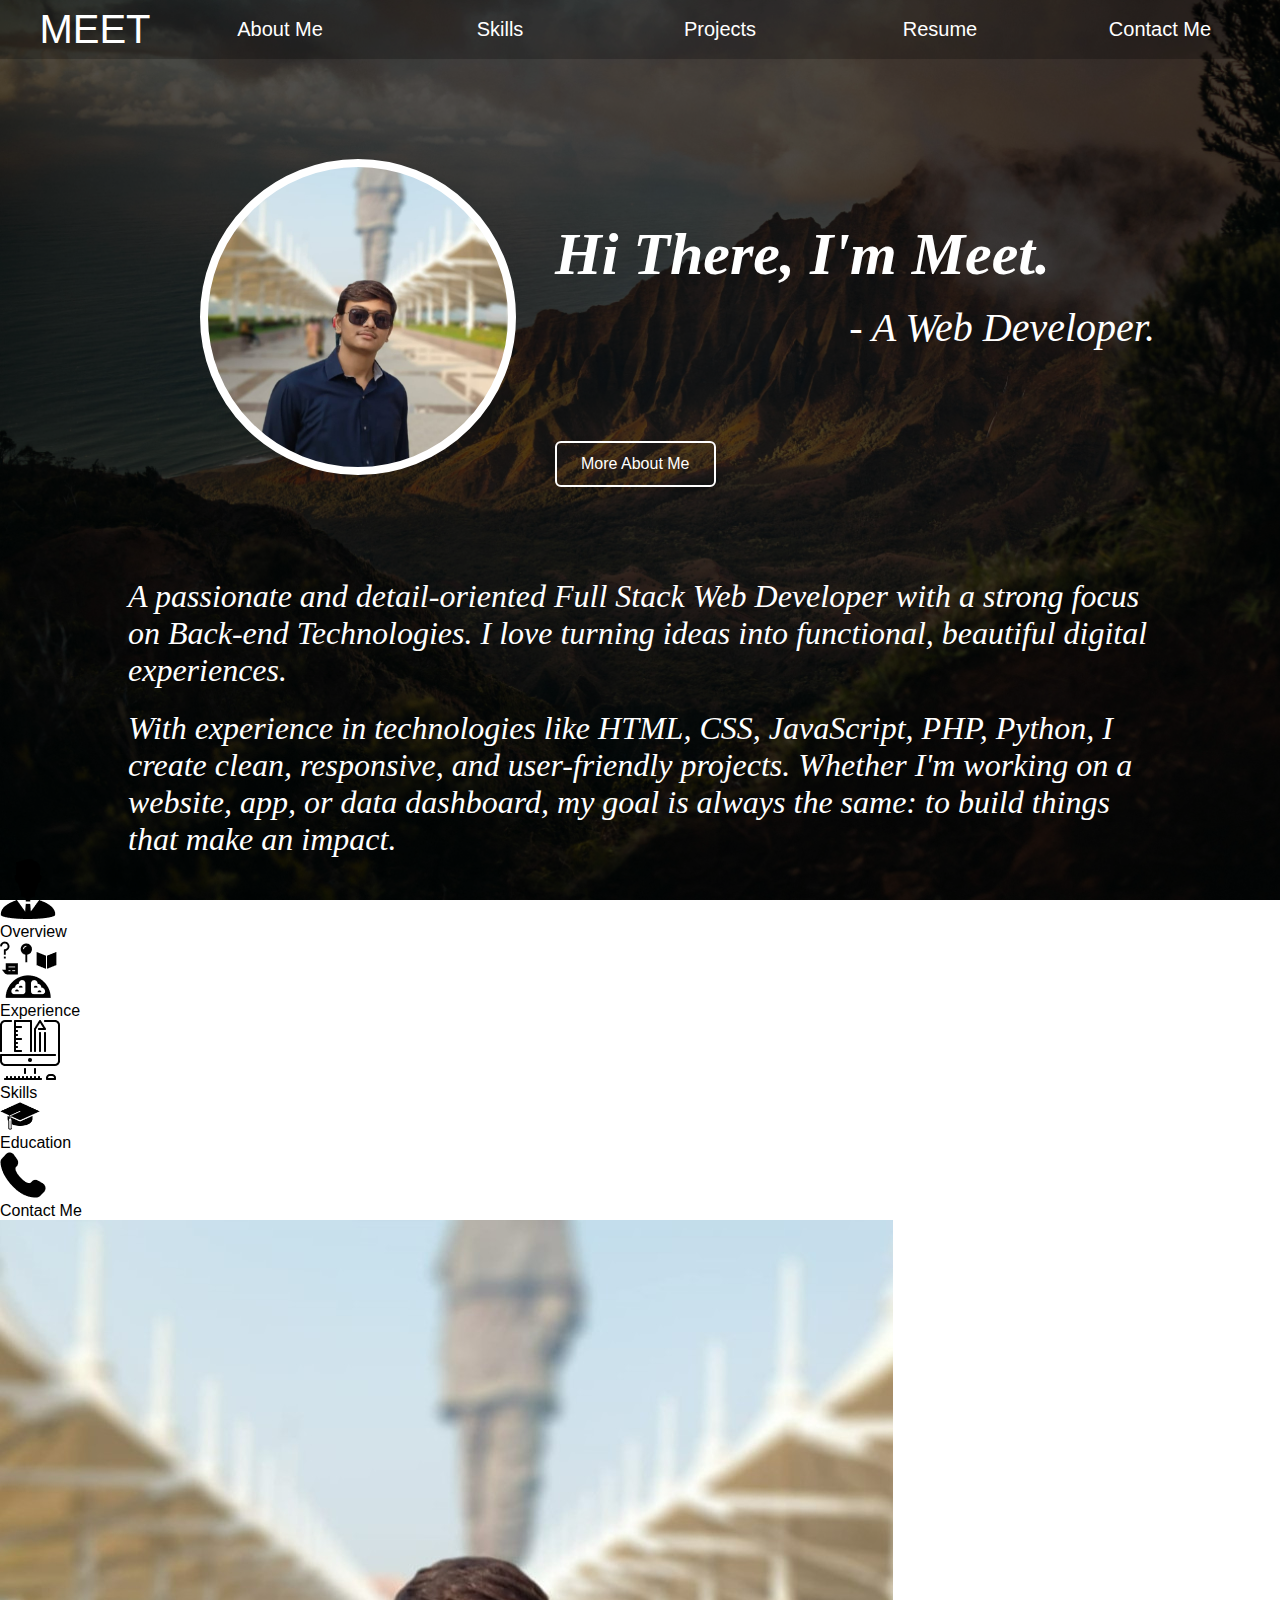
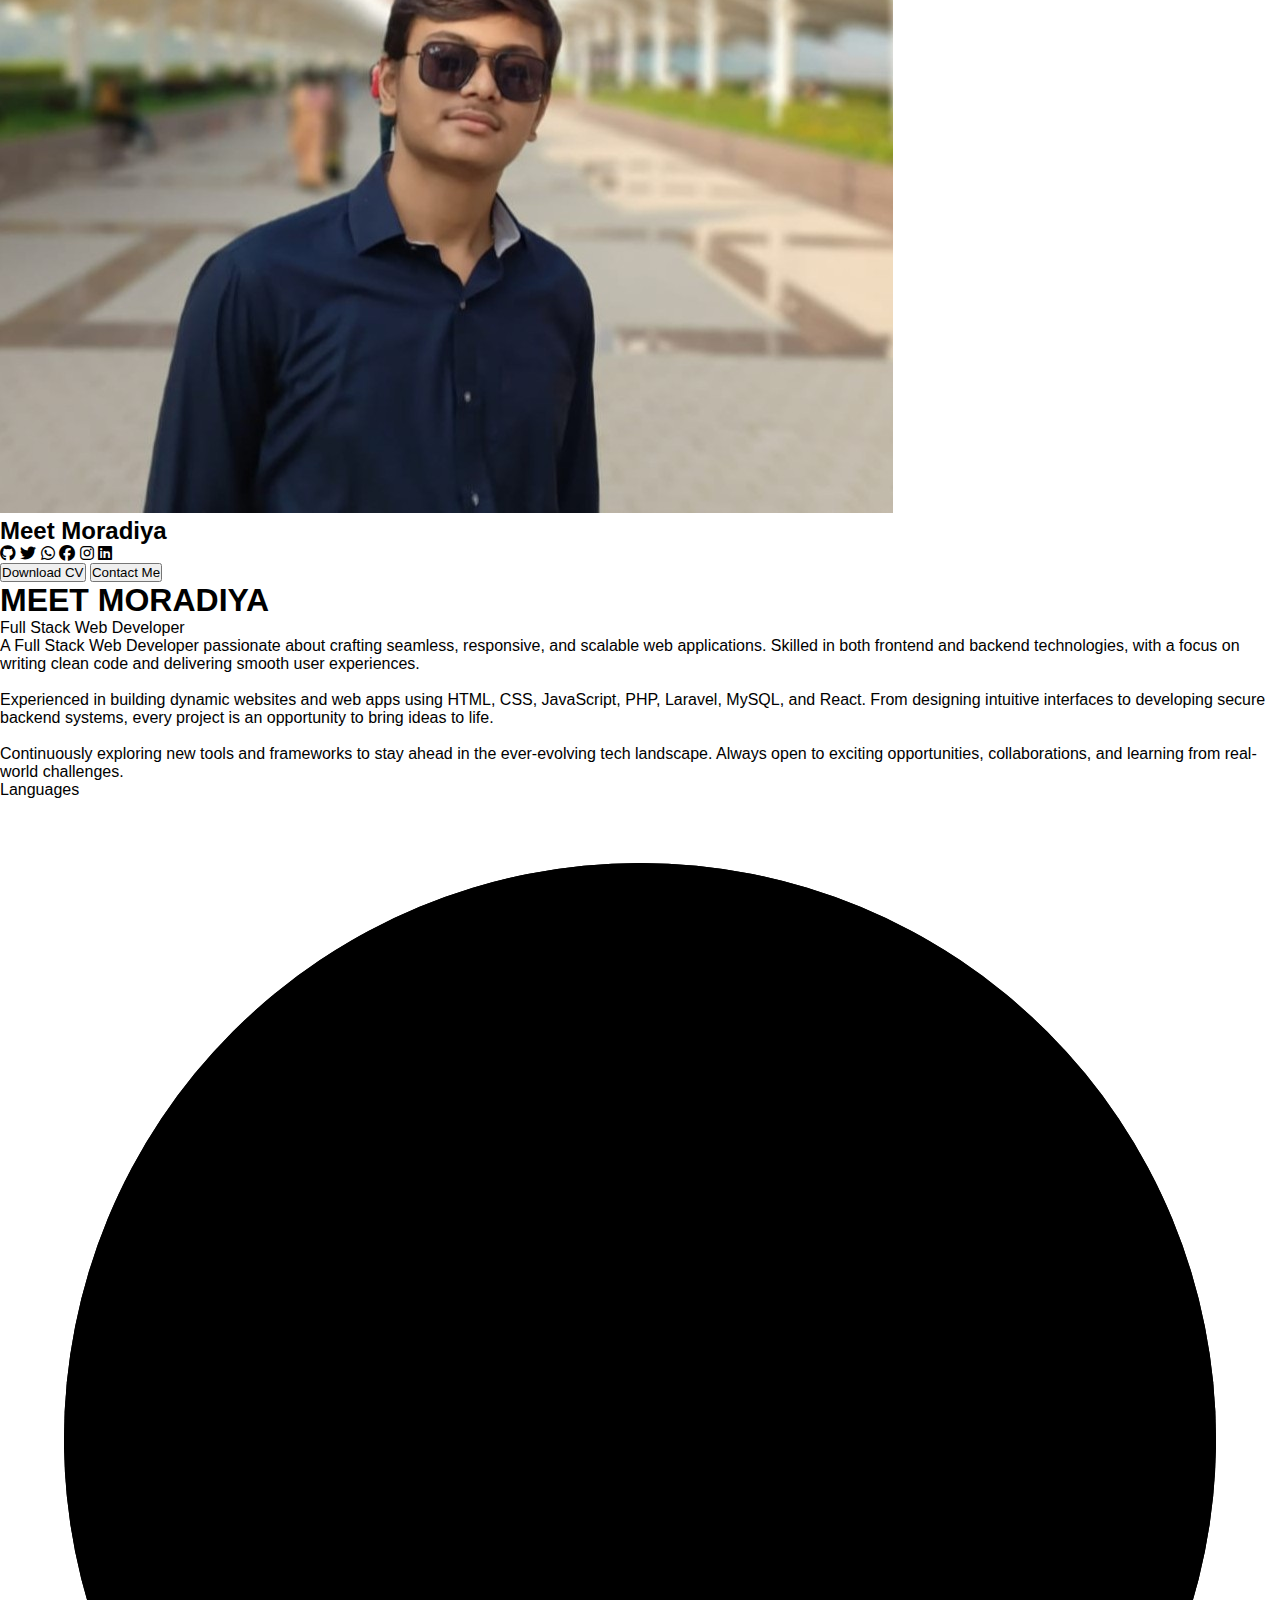
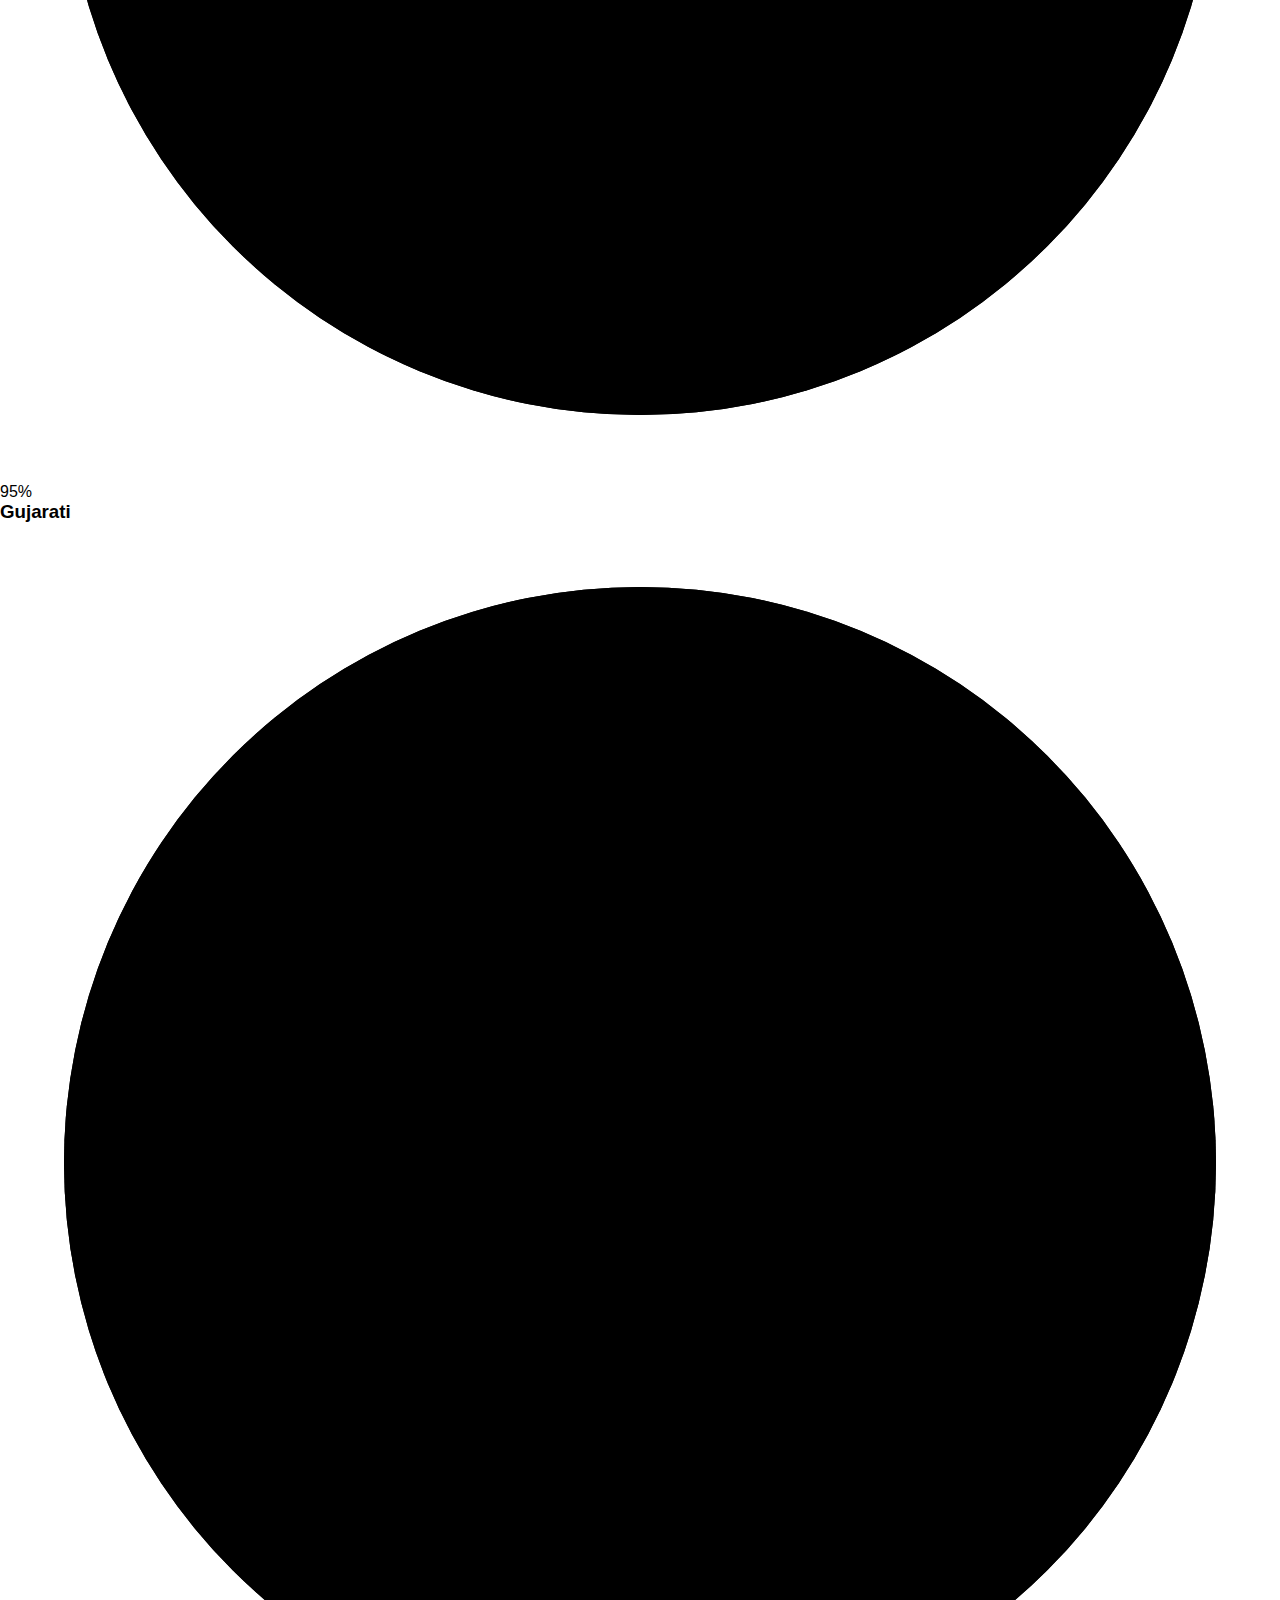
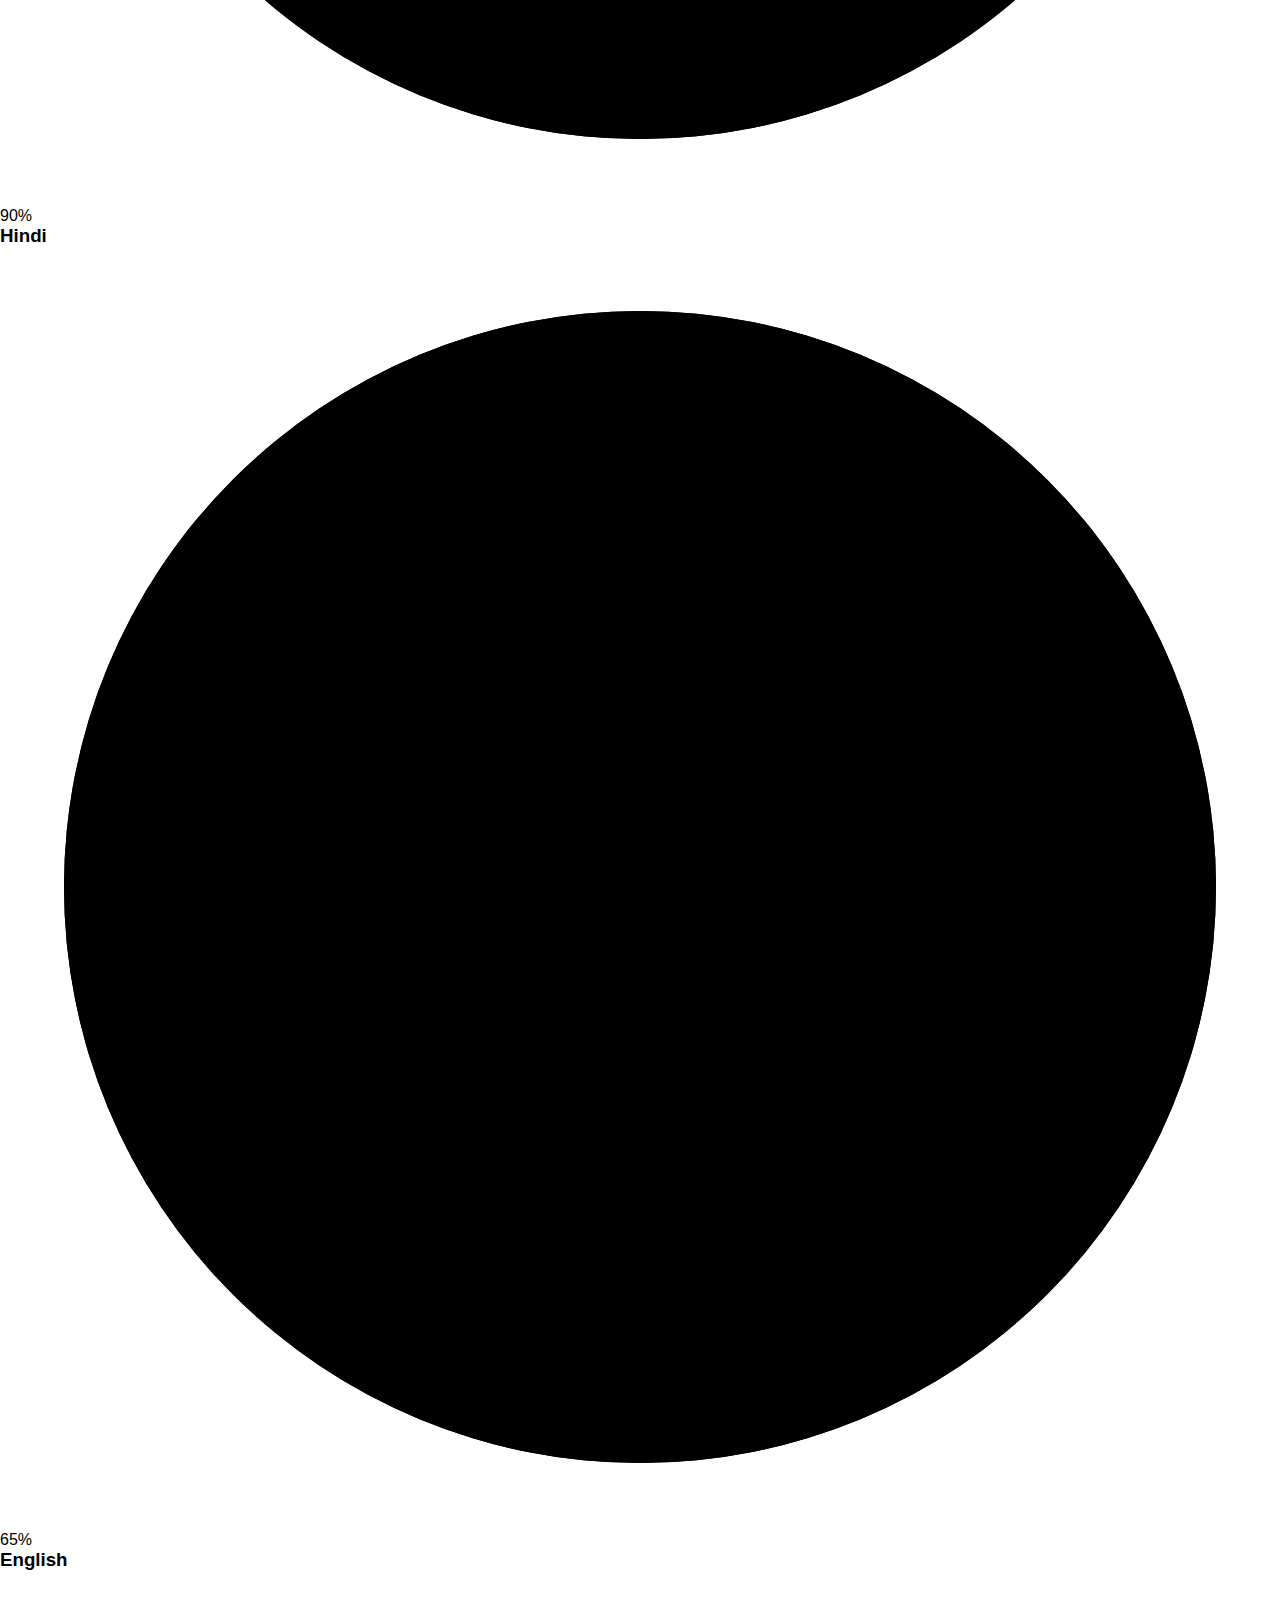
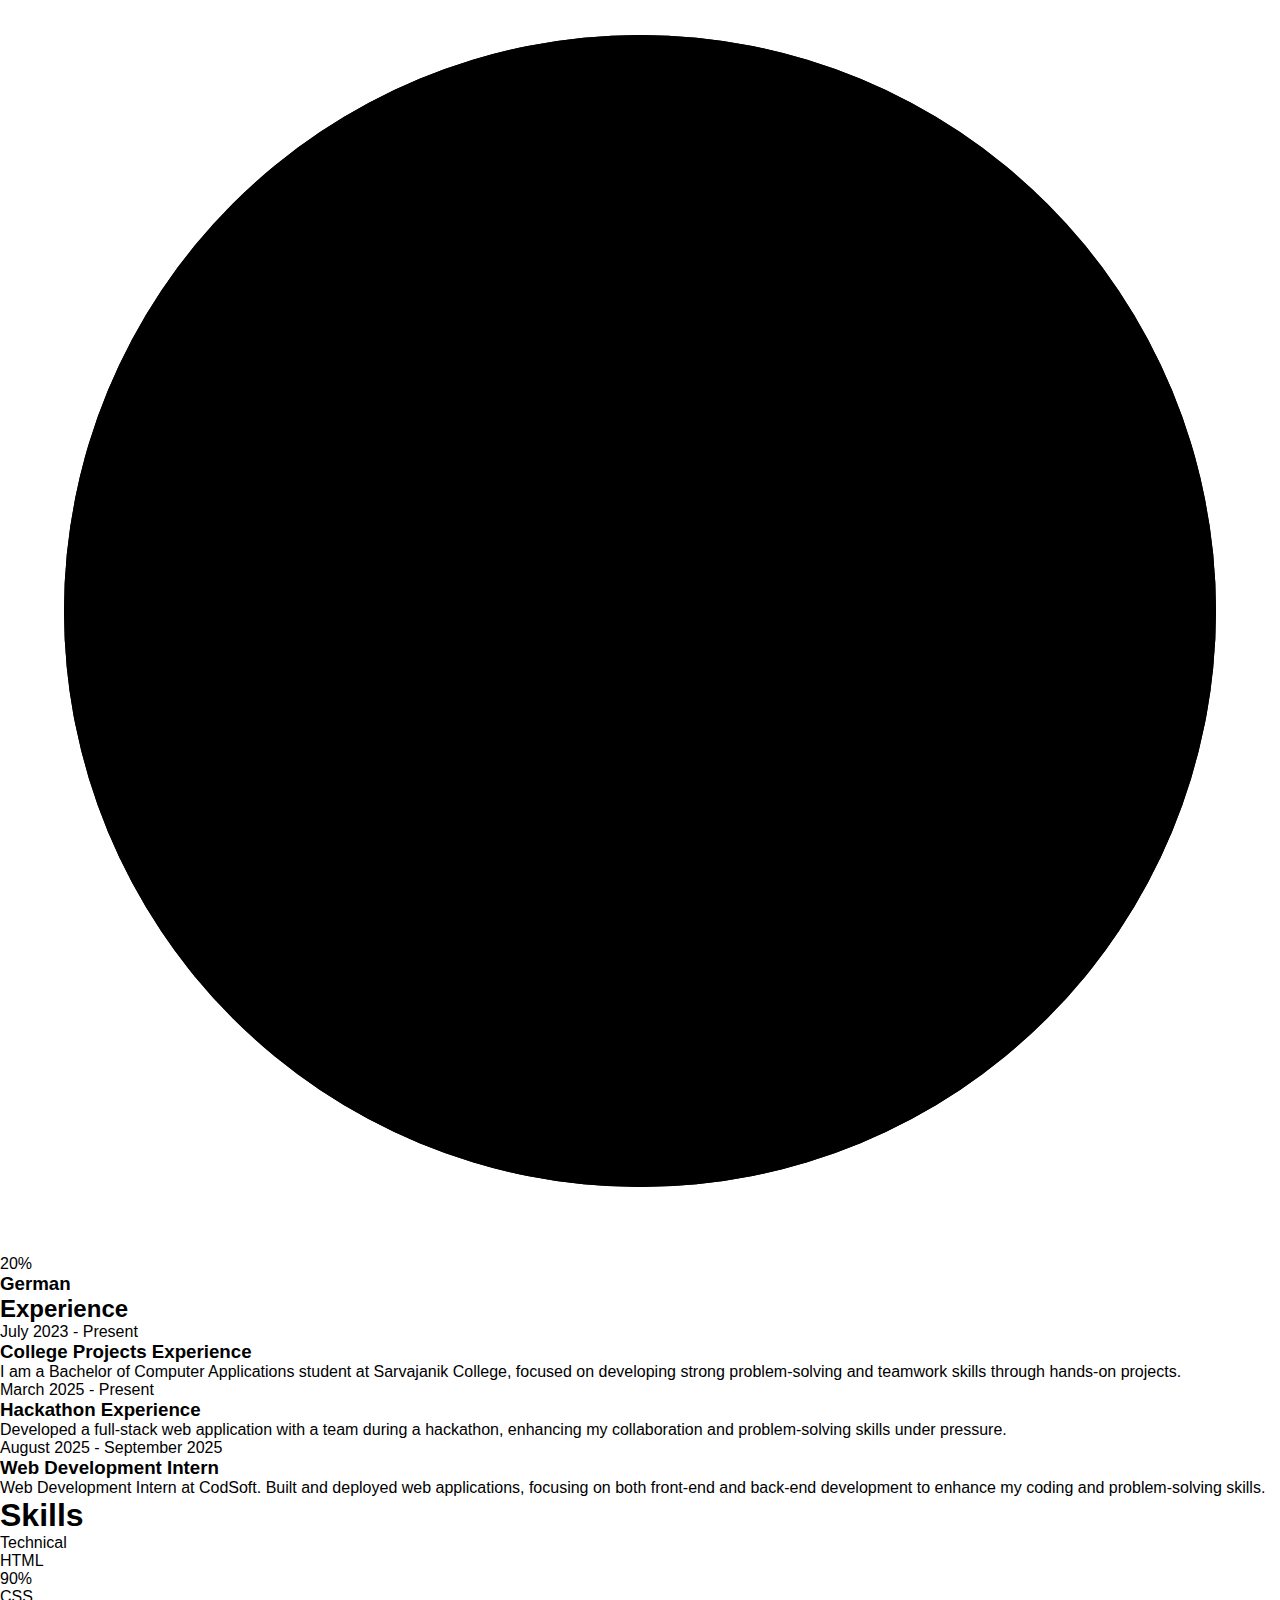
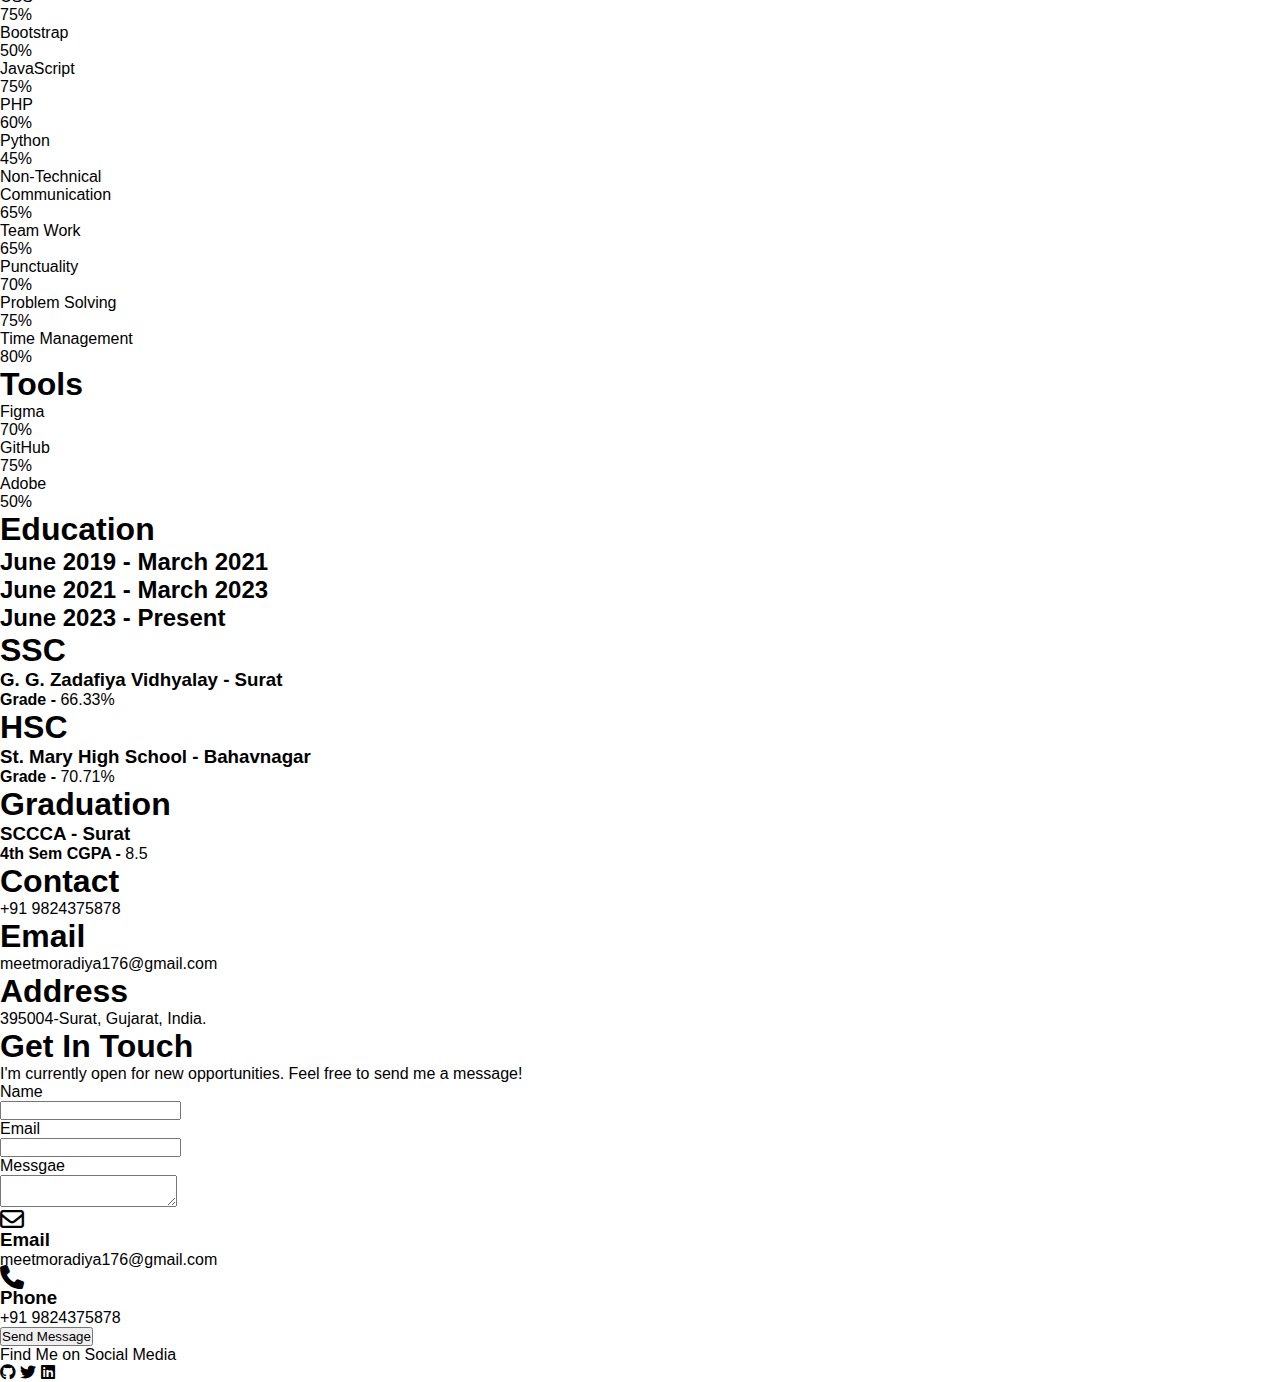
<file: index.html>
<!DOCTYPE html>
<html lang="en">

<head>
    <meta charset="UTF-8">
    <meta name="viewport" content="width=device-width, initial-scale=1.0">
    <title>Document</title>
    <link rel="stylesheet" href="style.css">
    <link href="https://fonts.googleapis.com/css2?family=Playfair+Display&display=swap" rel="stylesheet">
    <link href="https://fonts.googleapis.com/css2?family=Playfair+Display&display=swap" rel="stylesheet">
    <link rel="stylesheet" href="https://cdnjs.cloudflare.com/ajax/libs/font-awesome/6.4.0/css/all.min.css">
</head>

<body class="background_image">
    <div class="cover_div">
        <div class="outer_navbar_div">
            <div>
                <div class="nav_logo_elements"><a href="">MEET</a></div>
            </div>
            <div class="nav_list_outer_elements">
                <div class="nav_list_elements" onclick="show_about_me()"><a class="for_active_option"
                        href="index.html">About Me</a></div>
                <div class="nav_list_elements nav_skills_element" onclick="show_skill()"><a class="for_active_option"
                        href="#">Skills</a></div>
                <div class="nav_list_elements" onclick="show_projects()"><a class="for_active_option"
                        href="#">Projects</a></div>
                <div class="nav_list_elements" onclick="show_resume()"><a class="for_active_option" href="#">Resume</a>
                </div>
                <div class="nav_list_elements" onclick="show_contact_me()"><a class="for_active_option" href="#">Contact
                        Me</a></div>
            </div>
        </div>

        <div class="about_me_outer_content_1 show_about_me_1" id="show_about_me_1">
            <div class="about_me_photo_outer">
                <div class="about_me_photo"></div>
            </div>
            <div class="about_me_text_outer">
                <div class="about_me_text_inner">
                    <div class="about_me_tagline">
                        <p><i>Hi There, I'm Meet.</i></p>
                    </div>
                    <div class="about_me_description_1">
                        <p><i>- A Web Developer.</i></p>
                    </div>
                    <a href="#" onclick="show_resume()" class="about_me_resume_button">
                        More About Me
                    </a>
                </div>
            </div>
        </div>
        <div class="about_me_outer_content_2 show_about_me_2" id="show_about_me_2">
            <div class="about_me_description_2">
                <p class="about_me_description_2_paragraph_1"><i>A passionate and
                        detail-oriented Full Stack Web Developer with a strong focus on Back-end Technologies. I love
                        turning ideas into functional, beautiful digital experiences.</i>
                </p>
                <p class="about_me_description_2_paragraph_2">
                    <i>With experience in technologies like HTML, CSS, JavaScript, PHP, Python, I
                        create clean, responsive, and user-friendly projects. Whether I'm working on a website, app, or
                        data
                        dashboard, my goal is always the same: to build things that make an impact.</i>
                </p>
            </div>
        </div>





        <div class="skill_outer_content_1 show_skill" id="show_skill">
            <div class="skill_photo_outer">
                <div class="skill_photo"></div>
            </div>
            <div class="skill_text_outer">
                <div class="skill_text_inner">
                    <div class="tree">
                        <div class="root">My Skills</div>

                        <div class="line-connector">
                            <div class="vertical-line"></div>
                            <div class="horizontal-line"></div>
                        </div>

                        <div class="branches">
                            <div class="branch">
                                <div class="vertical-line"></div>
                                <div class="node">Web Development</div>
                                <div class="sub-branches">
                                    <div class="sub-node">HTML</div>
                                    <div class="sub-node">CSS</div>
                                    <div class="sub-node">PHP</div>
                                    <div class="sub-node">React JS</div>
                                    <div class="sub-node">Laravel</div>
                                    <div class="sub-node">Bootstrap</div>
                                    <div class="sub-node">JavaScript</div>
                                    <div class="sub-node">Python</div>
                                    <div class="sub-node">TypeScript</div>
                                </div>
                            </div>

                            <div class="branch vertical-line-extended">
                                <div class="vertical-line"></div>
                                <div class="node">Design</div>
                                <div class="sub-branches">
                                    <div class="sub-node">Figma</div>
                                    <div class="sub-node">Canva</div>
                                    <div class="sub-node">UI</div>
                                    <div class="sub-node">UX</div>
                                    <div class="sub-node">Wireframing</div>
                                    <div class="sub-node">Responsive Design</div>
                                    <div class="sub-node">Prototyping</div>
                                    <div class="sub-node">Adobe XD</div>
                                </div>
                            </div>

                            <div class="branch">
                                <div class="vertical-line"></div>
                                <div class="node">Soft Skills</div>
                                <div class="sub-branches">
                                    <div class="sub-node">Communication</div>
                                    <div class="sub-node">Team Work</div>
                                    <div class="sub-node">punctuality</div>
                                    <div class="sub-node">Problem Solving</div>
                                    <div class="sub-node">Time Management</div>
                                </div>
                            </div>

                            <div class="branch vertical-line-extended">
                                <div class="vertical-line"></div>
                                <div class="node">Tools</div>
                                <div class="sub-branches">
                                    <div class="sub-node">Git</div>
                                    <div class="sub-node">GitHub</div>
                                    <div class="sub-node">VS Code</div>
                                    <div class="sub-node">XAMPP</div>
                                    <div class="sub-node">Adobe</div>
                                </div>
                            </div>

                            <div class="branch">
                                <div class="vertical-line"></div>
                                <div class="node">Databases</div>
                                <div class="sub-branches">
                                    <div class="sub-node">Oracle</div>
                                    <div class="sub-node">MySQL</div>
                                    <div class="sub-node">phpMyAdmin</div>
                                    <div class="sub-node">No/SQL</div>
                                </div>
                            </div>
                        </div>
                    </div>
                </div>
            </div>
        </div>







        <div class="projects_outer_1 show_projects_1" id="show_projects_1">
            <div class="projects_heading_div">
                <div class="projects_heading">
                    <p>My Works</p>
                </div>
                <div class="projects_heading_text">
                    <p>Discover the power of modern web experiences through my work, where intuitive design meets robust
                        functionality to create seamless, engaging digital solutions.</p>
                </div>
            </div>
        </div>
        <div class="projects_outer_2 show_projects_2" id="show_projects_2">
            <div class="projects_outer_cards project_1">
                <div class="flip_card_inner">
                    <div class="flip_card_front">
                        <p class="project_heading">Amazon Clone
                            <hr>
                        </p>
                        <p class="project_description">This Amazon Clone is a design which reflacts of origional amazon
                            website!</p>
                    </div>
                    <div class="flip_card_back">
                        <img src="amazon_project.png" alt="Avatar">
                        <div class="flip_card_back_cover">
                            <div class="back_heading_background">
                                <p class="flip_card_back_heading"><strong>Amazon Clone</strong></p>
                            </div>
                            <div class="back_buttons_background">
                                <button class="back_button">
                                    <div>Explore</div>
                                    <div class="explore_arrow"><img src="explore arrow.png"></div>
                                </button>
                            </div>
                        </div>
                    </div>
                </div>
            </div>
            <div class="projects_outer_cards project_1">
                <div class="flip_card_inner">
                    <div class="flip_card_front">
                        <p class="project_heading">Tic Tac Toe
                            <hr>
                        </p>
                        <p class="project_description">A classic two-player Tic Tac Toe game with a simple and
                            interactive interface.</p>
                    </div>
                    <div class="flip_card_back">
                        <img src="tic_tac_toe_project.png" alt="Avatar">
                        <div class="flip_card_back_cover">
                            <div class="back_heading_background">
                                <p class="flip_card_back_heading"><strong>Tic Tac Toe</strong></p>
                            </div>
                            <div class="back_buttons_background">
                                <button class="back_button">
                                    <div>Explore</div>
                                    <div class="explore_arrow"><img src="explore arrow.png"></div>
                                </button>
                            </div>
                        </div>
                    </div>
                </div>
            </div>
            <div class="projects_outer_cards project_1">
                <div class="flip_card_inner">
                    <div class="flip_card_front">
                        <p class="project_heading">Stone Paper Scissors
                            <hr>
                        </p>
                        <p class="project_description">A fun Stone Paper Scissors game to play against the computer with
                            instant results.</p>
                    </div>
                    <div class="flip_card_back">
                        <img src="stone_paper_scissors_project.png" alt="Avatar">
                        <div class="flip_card_back_cover">
                            <div class="back_heading_background">
                                <p class="flip_card_back_heading"><strong>Stone Paper Scissors</strong></p>
                            </div>
                            <div class="back_buttons_background">
                                <button class="back_button">
                                    <div>Explore</div>
                                    <div class="explore_arrow"><img src="explore arrow.png"></div>
                                </button>
                            </div>
                        </div>
                    </div>
                </div>
            </div>
            <div class="projects_outer_cards project_1">
                <div class="flip_card_inner">
                    <div class="flip_card_front">
                        <p class="project_heading">Calculator
                            <hr>
                        </p>
                        <p class="project_description">A sleek, functional calculator built to perform basic arithmetic
                            operations with a clean user interface.</p>
                    </div>
                    <div class="flip_card_back">
                        <img src="calculator.png" alt="Avatar">
                        <div class="flip_card_back_cover">
                            <div class="back_heading_background">
                                <p class="flip_card_back_heading"><strong>Calculator</strong></p>
                            </div>
                            <div class="back_buttons_background">
                                <button class="back_button">
                                    <div>Explore</div>
                                    <div class="explore_arrow"><img src="explore arrow.png"></div>
                                </button>
                            </div>
                        </div>
                    </div>
                </div>
            </div>
            <div class="projects_outer_cards project_1">
                <div class="flip_card_inner">
                    <div class="flip_card_front">
                        <p class="project_heading">Vision
                            <hr>
                        </p>
                        <p class="project_description">A website which guides college students to build their career</p>
                    </div>
                    <div class="flip_card_back">
                        <img src="vision.jpg" alt="Avatar">
                        <div class="flip_card_back_cover">
                            <div class="back_heading_background">
                                <p class="flip_card_back_heading"><strong>Vision</strong></p>
                            </div>
                            <div class="back_buttons_background">
                                <button class="back_button">
                                    <div>Explore</div>
                                    <div class="explore_arrow"><img src="explore arrow.png"></div>
                                </button>
                            </div>
                        </div>
                    </div>
                </div>
            </div>
            <div class="projects_outer_cards project_1">
                <div class="flip_card_inner">
                    <div class="flip_card_front">
                        <p class="project_heading">TheTutor
                            <hr>
                        </p>
                        <p class="project_description">The learning guide for school students!</p>
                    </div>
                    <div class="flip_card_back">
                        <img src="thetutor_project.png" alt="Avatar">
                        <div class="flip_card_back_cover">
                            <div class="back_heading_background">
                                <p class="flip_card_back_heading"><strong>TheTutor</strong></p>
                            </div>
                            <div class="back_buttons_background">
                                <button class="back_button">
                                    <div>Explore</div>
                                    <div class="explore_arrow"><img src="explore arrow.png"></div>
                                </button>
                            </div>
                        </div>
                    </div>
                </div>
            </div>
        </div>







        <div class="resume" id="show_resume">
            <div class="resume_main">
                <div class="resume_section_1">
                    <div class="resume_section_1_inner">
                        <div onclick="show_overview()"><img src="resume_basic_details.png" alt="">
                            <p>Overview</p>
                        </div>
                        <div onclick="show_experience()"><img src="resume_experience.png" alt="">
                            <p>Experience</p>
                        </div>
                        <div onclick="show_skills()"><img src="resume_skills.png" alt="">
                            <p>Skills</p>
                        </div>
                        <div onclick="show_education()"><img style="width: 40px;" src="resume_education.png" alt="">
                            <p>Education</p>
                        </div>
                        <div onclick="show_contact_me_resume()"><img src="resume_contact_me.png" alt="">
                            <p>Contact Me</p>
                        </div>
                    </div>
                </div>
                <div class="resume_section_2">
                    <div class="profile_card">
                        <div class="profile_top">
                            <img src="meet_profile_photo.jpg" alt="Profile">
                        </div>
                        <div class="profile_info">
                            <h2>Meet Moradiya</h2>
                            <div class="social_icons">
                                <i class="fab fa-github"></i>
                                <i class="fab fa-twitter"></i>
                                <i class="fab fa-whatsapp"></i>
                                <i class="fab fa-facebook"></i>
                                <i class="fab fa-instagram"></i>
                                <i class="fa-brands fa-linkedin"></i>
                            </div>
                            <div class="profile_buttons">
                                <button>Download CV</button>
                                <button onclick="show_contact_me()">Contact Me</button>
                            </div>
                        </div>
                    </div>

                </div>
                <div class="resume_section_3">
                    <div class="resume_basic_details_outer_div" id="resume_basic_details_outer_div">
                        <div class="basic_details_heading">
                            <h1>MEET MORADIYA</h1>
                            <p>Full Stack Web Developer</p>
                        </div>
                        <div class="basic_details_para">
                            <p>A Full Stack Web Developer passionate about crafting seamless, responsive,
                                and scalable
                                web applications. Skilled in both frontend and backend technologies, with a focus on
                                writing clean code and delivering smooth user experiences.<br><br>

                                Experienced in building dynamic websites and web apps using HTML, CSS, JavaScript, PHP,
                                Laravel, MySQL, and React. From designing intuitive interfaces to developing secure
                                backend systems, every project is an opportunity to bring ideas to life.<br><br>

                                Continuously exploring new tools and frameworks to stay ahead in the ever-evolving tech
                                landscape. Always open to exciting opportunities, collaborations, and learning from
                                real-world challenges.
                            </p>
                        </div>

                        <div class="language_skills">
                            <p>Languages</p>
                            <div class="languages_divs">
                                <div class="skill-circle-container">
                                    <div class="skill-circle-wrapper">
                                        <svg class="skill-circle" viewBox="0 0 100 100">
                                            <circle class="skill-circle-bg" cx="50" cy="50" r="45"></circle>
                                            <circle class="skill-circle-progress gujarati" cx="50" cy="50" r="45">
                                            </circle>
                                        </svg>
                                        <div class="skill-percent">95%</div>
                                    </div>
                                    <h3 class="skill-name">Gujarati</h3>
                                </div>

                                <div class="skill-circle-container">
                                    <div class="skill-circle-wrapper">
                                        <svg class="skill-circle" viewBox="0 0 100 100">
                                            <circle class="skill-circle-bg" cx="50" cy="50" r="45"></circle>
                                            <circle class="skill-circle-progress hindi" cx="50" cy="50" r="45"></circle>
                                        </svg>
                                        <div class="skill-percent">90%</div>
                                    </div>
                                    <h3 class="skill-name">Hindi</h3>
                                </div>

                                <div class="skill-circle-container">
                                    <div class="skill-circle-wrapper">
                                        <svg class="skill-circle" viewBox="0 0 100 100">
                                            <circle class="skill-circle-bg" cx="50" cy="50" r="45"></circle>
                                            <circle class="skill-circle-progress english" cx="50" cy="50" r="45">
                                            </circle>
                                        </svg>
                                        <div class="skill-percent">65%</div>
                                    </div>
                                    <h3 class="skill-name">English</h3>
                                </div>

                                <div class="skill-circle-container">
                                    <div class="skill-circle-wrapper">
                                        <svg class="skill-circle" viewBox="0 0 100 100">
                                            <circle class="skill-circle-bg" cx="50" cy="50" r="45"></circle>
                                            <circle class="skill-circle-progress german" cx="50" cy="50" r="45">
                                            </circle>
                                        </svg>
                                        <div class="skill-percent">20%</div>
                                    </div>
                                    <h3 class="skill-name">German</h3>
                                </div>
                            </div>
                        </div>
                    </div>






                    <div class="experience_outer_div" id="experience_outer_div">
                        <div class="section-header-div">
                            <h2 class="section-header">Experience</h2>
                        </div>

                        <div class="experience-items">

                            <div class="experience-item">
                                <div class="experience-meta">
                                    <div class="experience-meta-dot"></div>
                                    <span class="experience-date">July 2023 - Present</span>
                                </div>
                                <h3 class="experience-title">College Projects Experience</h3>
                                <p class="experience-description">
                                    I am a Bachelor of Computer Applications student at Sarvajanik College, focused on
                                    developing strong
                                    problem-solving and teamwork skills through hands-on projects.
                                </p>
                            </div>

                            <div class="experience-item">
                                <div class="experience-meta">
                                    <div class="experience-meta-dot"></div>
                                    <span class="experience-date">March 2025 - Present</span>
                                </div>
                                <h3 class="experience-title">Hackathon Experience</h3>
                                <p class="experience-description">
                                    Developed a full-stack web application with a team during a hackathon, enhancing my
                                    collaboration
                                    and problem-solving skills under pressure.
                                </p>
                            </div>

                            <div class="experience-item">
                                <div class="experience-meta">
                                    <div class="experience-meta-dot"></div>
                                    <span class="experience-date">August 2025 - September 2025</span>
                                </div>
                                <h3 class="experience-title">Web Development Intern</h3>
                                <p class="experience-description">
                                    Web Development Intern at CodSoft. Built and deployed web applications, focusing on
                                    both
                                    front-end and back-end development to enhance my coding and problem-solving skills.
                                </p>
                            </div>

                        </div>
                    </div>


                    <div class="skills_outer_div" id="skills_outer_div">

                        <h1 class="skills_main_heading">Skills</h1>
                        <div class="skills_section">
                            <div class="technical_section">
                                <p class="technical_heading">Technical</p>
                                <div class="skills_levels">
                                    <div class="skill_title">
                                        <p>HTML</p>
                                        <p>90%</p>
                                    </div>
                                    <div class="skill_level skill_level_90">
                                        <div></div>
                                    </div>
                                </div>
                                <div class="skills_levels">
                                    <div class="skill_title">
                                        <p>CSS</p>
                                        <p>75%</p>
                                    </div>
                                    <div class="skill_level skill_level_75">
                                        <div></div>
                                    </div>
                                </div>
                                <div class="skills_levels">
                                    <div class="skill_title">
                                        <p>Bootstrap</p>
                                        <p>50%</p>
                                    </div>
                                    <div class="skill_level skill_level_50">
                                        <div></div>
                                    </div>
                                </div>
                                <div class="skills_levels">
                                    <div class="skill_title">
                                        <p>JavaScript</p>
                                        <p>75%</p>
                                    </div>
                                    <div class="skill_level skill_level_75">
                                        <div></div>
                                    </div>
                                </div>
                                <div class="skills_levels">
                                    <div class="skill_title">
                                        <p>PHP</p>
                                        <p>60%</p>
                                    </div>
                                    <div class="skill_level skill_level_60">
                                        <div></div>
                                    </div>
                                </div>
                                <div class="skills_levels">
                                    <div class="skill_title">
                                        <p>Python</p>
                                        <p>45%</p>
                                    </div>
                                    <div class="skill_level skill_level_45">
                                        <div></div>
                                    </div>
                                </div>
                            </div>
                            <div class="non_technical_section">
                                <p class="non_technical_heading">Non-Technical</p>
                                <div class="skills_levels">
                                    <div class="skill_title">
                                        <p>Communication</p>
                                        <p>65%</p>
                                    </div>
                                    <div class="skill_level skill_level_65">
                                        <div></div>
                                    </div>
                                </div>
                                <div class="skills_levels">
                                    <div class="skill_title">
                                        <p>Team Work</p>
                                        <p>65%</p>
                                    </div>
                                    <div class="skill_level skill_level_65">
                                        <div></div>
                                    </div>
                                </div>
                                <div class="skills_levels">
                                    <div class="skill_title">
                                        <p>Punctuality</p>
                                        <p>70%</p>
                                    </div>
                                    <div class="skill_level skill_level_70">
                                        <div></div>
                                    </div>
                                </div>
                                <div class="skills_levels">
                                    <div class="skill_title">
                                        <p>Problem Solving</p>
                                        <p>75%</p>
                                    </div>
                                    <div class="skill_level skill_level_75">
                                        <div></div>
                                    </div>
                                </div>
                                <div class="skills_levels">
                                    <div class="skill_title">
                                        <p>Time Management</p>
                                        <p>80%</p>
                                    </div>
                                    <div class="skill_level skill_level_80">
                                        <div></div>
                                    </div>
                                </div>
                            </div>
                        </div>

                        <h1 class="tools_main_heading">Tools</h1>
                        <div class="tools_section">
                            <div class="tools_inner_section">
                                <div class="tools_levels">
                                    <div class="tool_title">
                                        <p>Figma</p>
                                        <p>70%</p>
                                    </div>
                                    <div class="tool_level skill_level_70">
                                        <div></div>
                                    </div>
                                </div>
                                <div class="tools_levels">
                                    <div class="tool_title">
                                        <p>GitHub</p>
                                        <p>75%</p>
                                    </div>
                                    <div class="tool_level skill_level_75">
                                        <div></div>
                                    </div>
                                </div>
                                <div class="tools_levels">
                                    <div class="tool_title">
                                        <p>Adobe</p>
                                        <p>50%</p>
                                    </div>
                                    <div class="tool_level skill_level_50">
                                        <div></div>
                                    </div>
                                </div>
                            </div>
                        </div>
                    </div>


                    <div class="education_outer_div" id="education_outer_div">
                        <h1 class="education_main_heading">Education</h1>
                        <div class="education_content">
                            <div class="education_outer_timeline">
                                <div class="education_timeline education_timeline_1">
                                    <h2>June 2019 - March 2021</h2>
                                </div>
                                <div class="education_timeline education_timeline_2">
                                    <h2>June 2021 - March 2023</h2>
                                </div>
                                <div class="education_timeline education_timeline_3">
                                    <h2>June 2023 - Present</h2>
                                </div>
                            </div>
                            <div class="education_outer_nav_line">
                                <div class="education_nav_line education_nav_line_1"></div>
                                <div class="education_nav_line education_nav_line_2"></div>
                                <div class="education_nav_line education_nav_line_3"></div>
                            </div>
                            <div class="education_outer_cards">
                                <div class="education_cards education_cards_1">
                                    <h1>SSC</h1>
                                    <h3>G. G. Zadafiya Vidhyalay - Surat</h3>
                                    <p><b>Grade - </b>66.33%</p>
                                </div>
                                <div class="education_cards education_cards_2">
                                    <h1>HSC</h1>
                                    <h3>St. Mary High School - Bahavnagar</h3>
                                    <p><b>Grade - </b>70.71%</p>
                                </div>
                                <div class="education_cards education_cards_3">
                                    <h1>Graduation</h1>
                                    <h3>SCCCA - Surat</h3>
                                    <p><b>4th Sem CGPA - </b>8.5</p>
                                </div>
                            </div>
                        </div>
                    </div>



                    <div class="contact_me_resume_outer_div" id="contact_me_resume_outer_div">
                        <div class="number_outer">
                            <h1>Contact</h1>
                            <div>
                                <p>+91 9824375878</p>
                            </div>
                        </div>
                        <div class="email_outer">
                            <h1>Email</h1>
                            <div>
                                <p>meetmoradiya176@gmail.com</p>
                            </div>
                        </div>
                        <div class="address_outer">
                            <h1>Address</h1>
                            <div>
                                <p>395004-Surat, Gujarat, India.</p>
                            </div>
                        </div>
                    </div>
                </div>
            </div>
        </div>

        <div class="contact_me_outer_section" id="show_contact_me">
            <div class="form_background">
                <div class="form_heading_outer">
                    <h1>Get In Touch</h1>
                    <p>I'm currently open for new opportunities. Feel free to send me a message!</p>
                </div>
                <form>
                    <div class="form_main_contant_outer">
                        <div class="form_main_contant_inputs">
                            <div class="form_name_field_outer">
                                <label for="name">
                                    <p>Name</p>
                                </label>
                                <input type="text" name="name">
                            </div>
                            <div class="form_email_field_outer">
                                <label for="email">
                                    <p>Email</p>
                                </label>
                                <input type="text" name="email">
                            </div>
                            <div class="form_message_field_outer">
                                <label for="message">
                                    <p>Messgae</p>
                                </label>
                                <textarea name="message"></textarea>
                            </div>
                        </div>

                        <div class="form_main_contant_details">
                            <div class="email_details_div">
                                <div class="email_icon"><i class="fa-regular fa-envelope fa-xl"></i></div>
                                <div class="email_text">
                                    <h3>Email</h3>
                                    <p>meetmoradiya176@gmail.com</p>
                                </div>
                            </div>
                            <div class="phone_details_div">
                                <div class="phone_icon"><i class="fa-solid fa-phone fa-xl"></i></div>
                                <div class="phone_text">
                                    <h3>Phone</h3>
                                    <p>+91 9824375878</p>
                                </div>
                            </div>
                        </div>
                    </div>

                    <div class="form_button_outer">
                        <div class="send_button">
                            <button>Send Message</button>
                        </div>
                        <div class="social_media_div">
                            <p>Find Me on Social Media</p>
                            <i class="fab fa-github"><a href=""></a></i>
                            <i class="fab fa-twitter"><a href=""></a></i>
                            <i class="fa-brands fa-linkedin"><a href=""></a></i>
                        </div>
                    </div>
                </form>
            </div>
        </div>
    </div>

    <script src="script.js"></script>

</body>

</html>
</file>
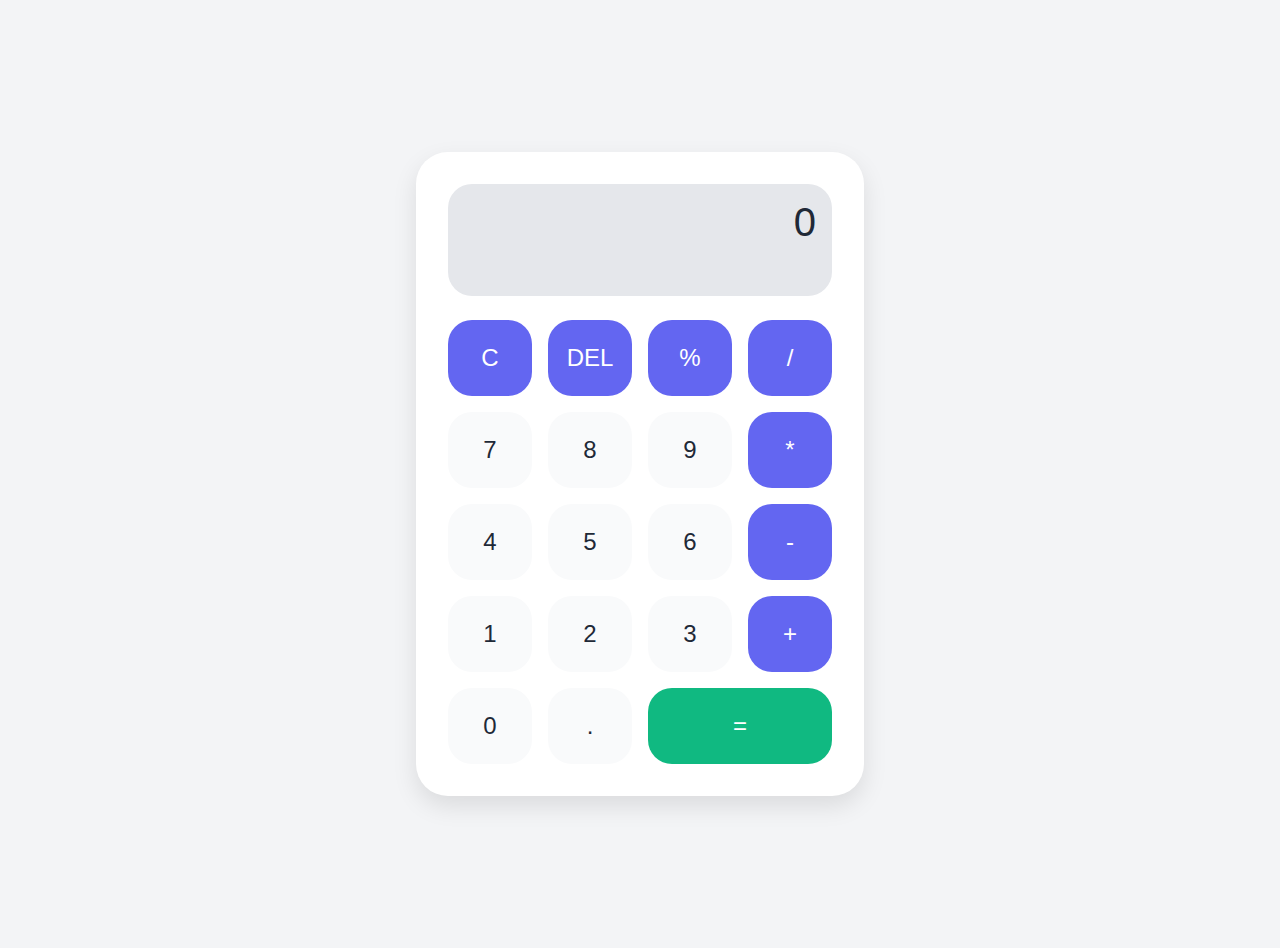
<file: calculator.html>
<!DOCTYPE html>
<html lang="en">

<head>
    <meta charset="UTF-8">
    <meta name="viewport" content="width=device-width, initial-scale=1.0">
    <title>Document</title>
    <link rel="stylesheet" href="calculator.css">
</head>

<body>
    <div class="calculator">
        <div id="display">0</div>
        <div class="grid">
            <button class="calc-button op-button" data-value="C">C</button>
            <button class="calc-button op-button" data-value="DEL">DEL</button>
            <button class="calc-button op-button" data-value="%">%</button>
            <button class="calc-button op-button" data-value="/">/</button>

            <button class="calc-button" data-value="7">7</button>
            <button class="calc-button" data-value="8">8</button>
            <button class="calc-button" data-value="9">9</button>
            <button class="calc-button op-button" data-value="*">*</button>

            <button class="calc-button" data-value="4">4</button>
            <button class="calc-button" data-value="5">5</button>
            <button class="calc-button" data-value="6">6</button>
            <button class="calc-button op-button" data-value="-">-</button>

            <button class="calc-button" data-value="1">1</button>
            <button class="calc-button" data-value="2">2</button>
            <button class="calc-button" data-value="3">3</button>
            <button class="calc-button op-button" data-value="+">+</button>

            <button class="calc-button" data-value="0">0</button>
            <button class="calc-button" data-value=".">.</button>
            <button class="calc-button equal-button" data-value="=">=</button>
        </div>
    </div>

    <script>
        document.addEventListener('DOMContentLoaded', () => {
            const display = document.getElementById('display');
            let currentInput = '';
            let firstValue = null;
            let operator = null;

            document.querySelectorAll('.calc-button').forEach(button => {
                button.addEventListener('click', (e) => {
                    const value = e.target.dataset.value;

                    if (!isNaN(value) || value === '.') {
                        if (value === '.' && currentInput.includes('.')) {
                            return;
                        }
                        currentInput += value;
                        display.textContent = currentInput;
                    }
                    else if (value === 'C') {
                        currentInput = '';
                        firstValue = null;
                        operator = null;
                        display.textContent = '0';
                    }
                    else if (value === 'DEL') {
                        currentInput = currentInput.slice(0, -1);
                        display.textContent = currentInput || '0';
                    }
                    else if (value === '=') {
                        if (firstValue !== null && operator !== null && currentInput !== '') {
                            const secondValue = parseFloat(currentInput);
                            let result;
                            switch (operator) {
                                case '+': result = firstValue + secondValue; break;
                                case '-': result = firstValue - secondValue; break;
                                case '*': result = firstValue * secondValue; break;
                                case '/': result = firstValue / secondValue; break;
                                case '%': result = firstValue % secondValue; break;
                            }
                            display.textContent = result;
                            currentInput = String(result);
                            firstValue = null;
                            operator = null;
                        }
                    }
                    else {
                        if (currentInput !== '') {
                            firstValue = parseFloat(currentInput);
                            operator = value;
                            currentInput = '';
                        }
                    }
                });
            });
        });
    </script>
</body>

</html>
</file>
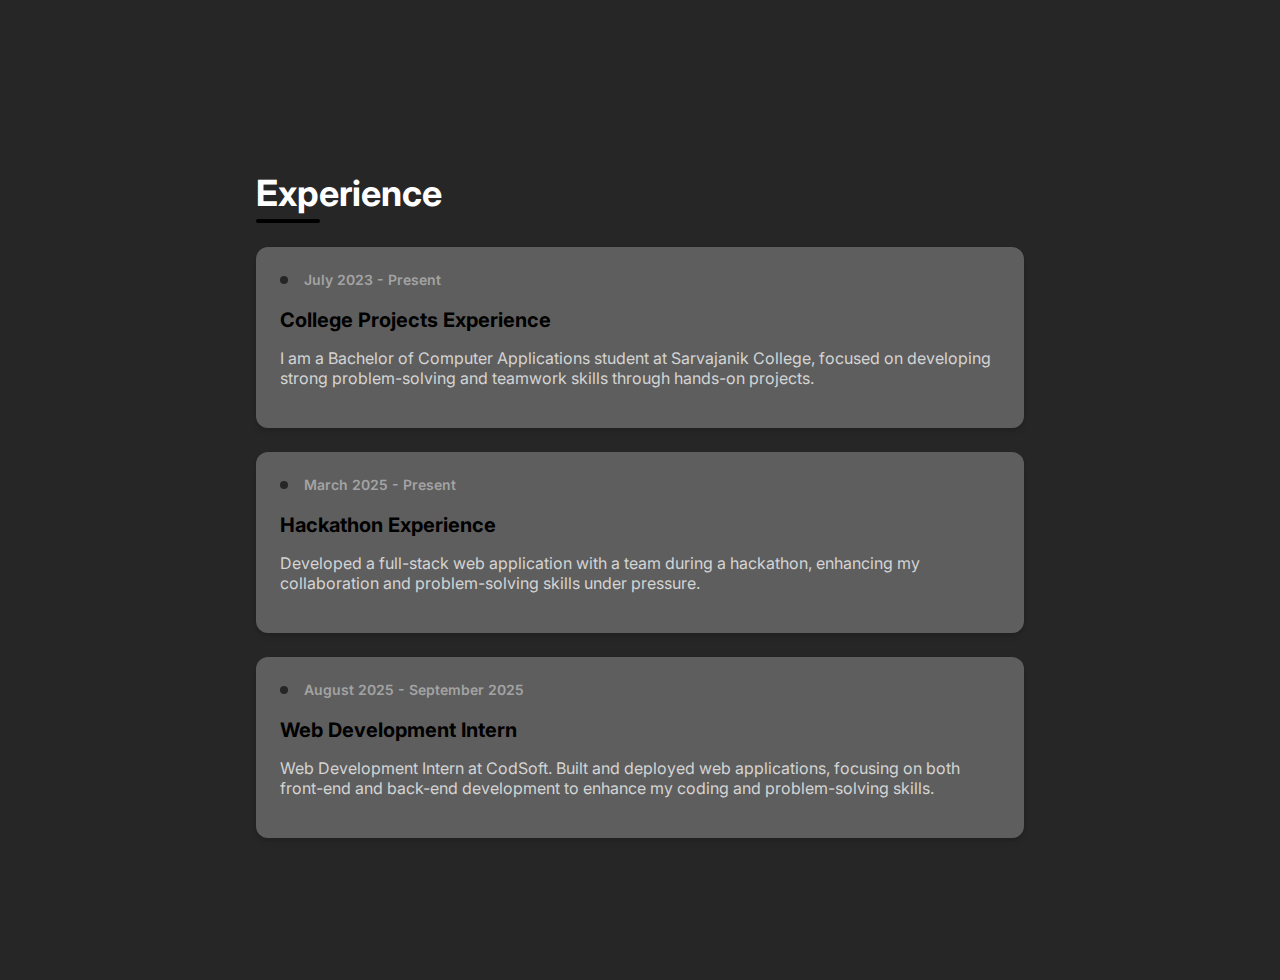
<file: demo.html>
<!DOCTYPE html>
<html lang="en">

<head>
    <meta charset="UTF-8">
    <meta name="viewport" content="width=device-width, initial-scale=1.0">
    <title>Experience Section</title>
    <style>
        body {
            font-family: 'Inter', sans-serif;
            background-color: #262626;
            color: #fff;
            min-height: 100vh;
            padding: 32px;
            display: flex;
            align-items: center;
            justify-content: center;
        }

        .experience-container {
            width: 100%;
            max-width: 768px;
            margin: auto;
            padding: 48px 0;
        }

        .section-header {
            font-size: 36px;
            font-weight: 700;
            margin-bottom: 32px;
            color: #fff;
            position: relative;
        }

        .section-header::after {
            content: '';
            position: absolute;
            bottom: -8px;
            left: 0;
            width: 64px;
            height: 4px;
            background-color: black;
            border-radius: 9999px;
        }

        .experience-items {
            display: flex;
            flex-direction: column;
            gap: 24px;
        }

        .experience-item {
            background-color: rgba(255, 255, 255, 0.26);
            padding: 24px;
            border-radius: 12px;
            box-shadow: 0px 4px 6px -1px rgba(0, 0, 0, 0.1), 0px 2px 4px -1px rgba(0, 0, 0, 0.06);
        }

        .experience-meta {
            display: flex;
            align-items: center;
            gap: 16px;
            margin-bottom: 16px;
        }

        .experience-meta-dot {
            width: 8px;
            height: 8px;
            background-color: #262626;
            border-radius: 50%;
        }

        .experience-date {
            font-size: 14px;
            font-weight: 600;
            color: #a3a3a3;
        }

        .experience-title {
            font-size: 20px;
            font-weight: 700;
            color: black;
            margin-bottom: 8px;
        }

        .experience-description {
            color: #d4d4d4;
        }
    </style>
    <link rel="preconnect" href="https://fonts.googleapis.com">
    <link rel="preconnect" href="https://fonts.gstatic.com" crossorigin>
    <link href="https://fonts.googleapis.com/css2?family=Inter:wght@400;600;700&display=swap" rel="stylesheet">
</head>

<body>

    <div class="experience-container">
        <h2 class="section-header">Experience</h2>

        <div class="experience-items">

            <div class="experience-item">
                <div class="experience-meta">
                    <div class="experience-meta-dot"></div>
                    <span class="experience-date">July 2023 - Present</span>
                </div>
                <h3 class="experience-title">College Projects Experience</h3>
                <p class="experience-description">
                    I am a Bachelor of Computer Applications student at Sarvajanik College, focused on developing strong
                    problem-solving and teamwork skills through hands-on projects.
                </p>
            </div>

            <div class="experience-item">
                <div class="experience-meta">
                    <div class="experience-meta-dot"></div>
                    <span class="experience-date">March 2025 - Present</span>
                </div>
                <h3 class="experience-title">Hackathon Experience</h3>
                <p class="experience-description">
                    Developed a full-stack web application with a team during a hackathon, enhancing my collaboration
                    and problem-solving skills under pressure.
                </p>
            </div>

            <div class="experience-item">
                <div class="experience-meta">
                    <div class="experience-meta-dot"></div>
                    <span class="experience-date">August 2025 - September 2025</span>
                </div>
                <h3 class="experience-title">Web Development Intern</h3>
                <p class="experience-description">
                    Web Development Intern at CodSoft. Built and deployed web applications, focusing on both
                    front-end and back-end development to enhance my coding and problem-solving skills.
                </p>
            </div>

        </div>
    </div>

</body>

</html>
</file>
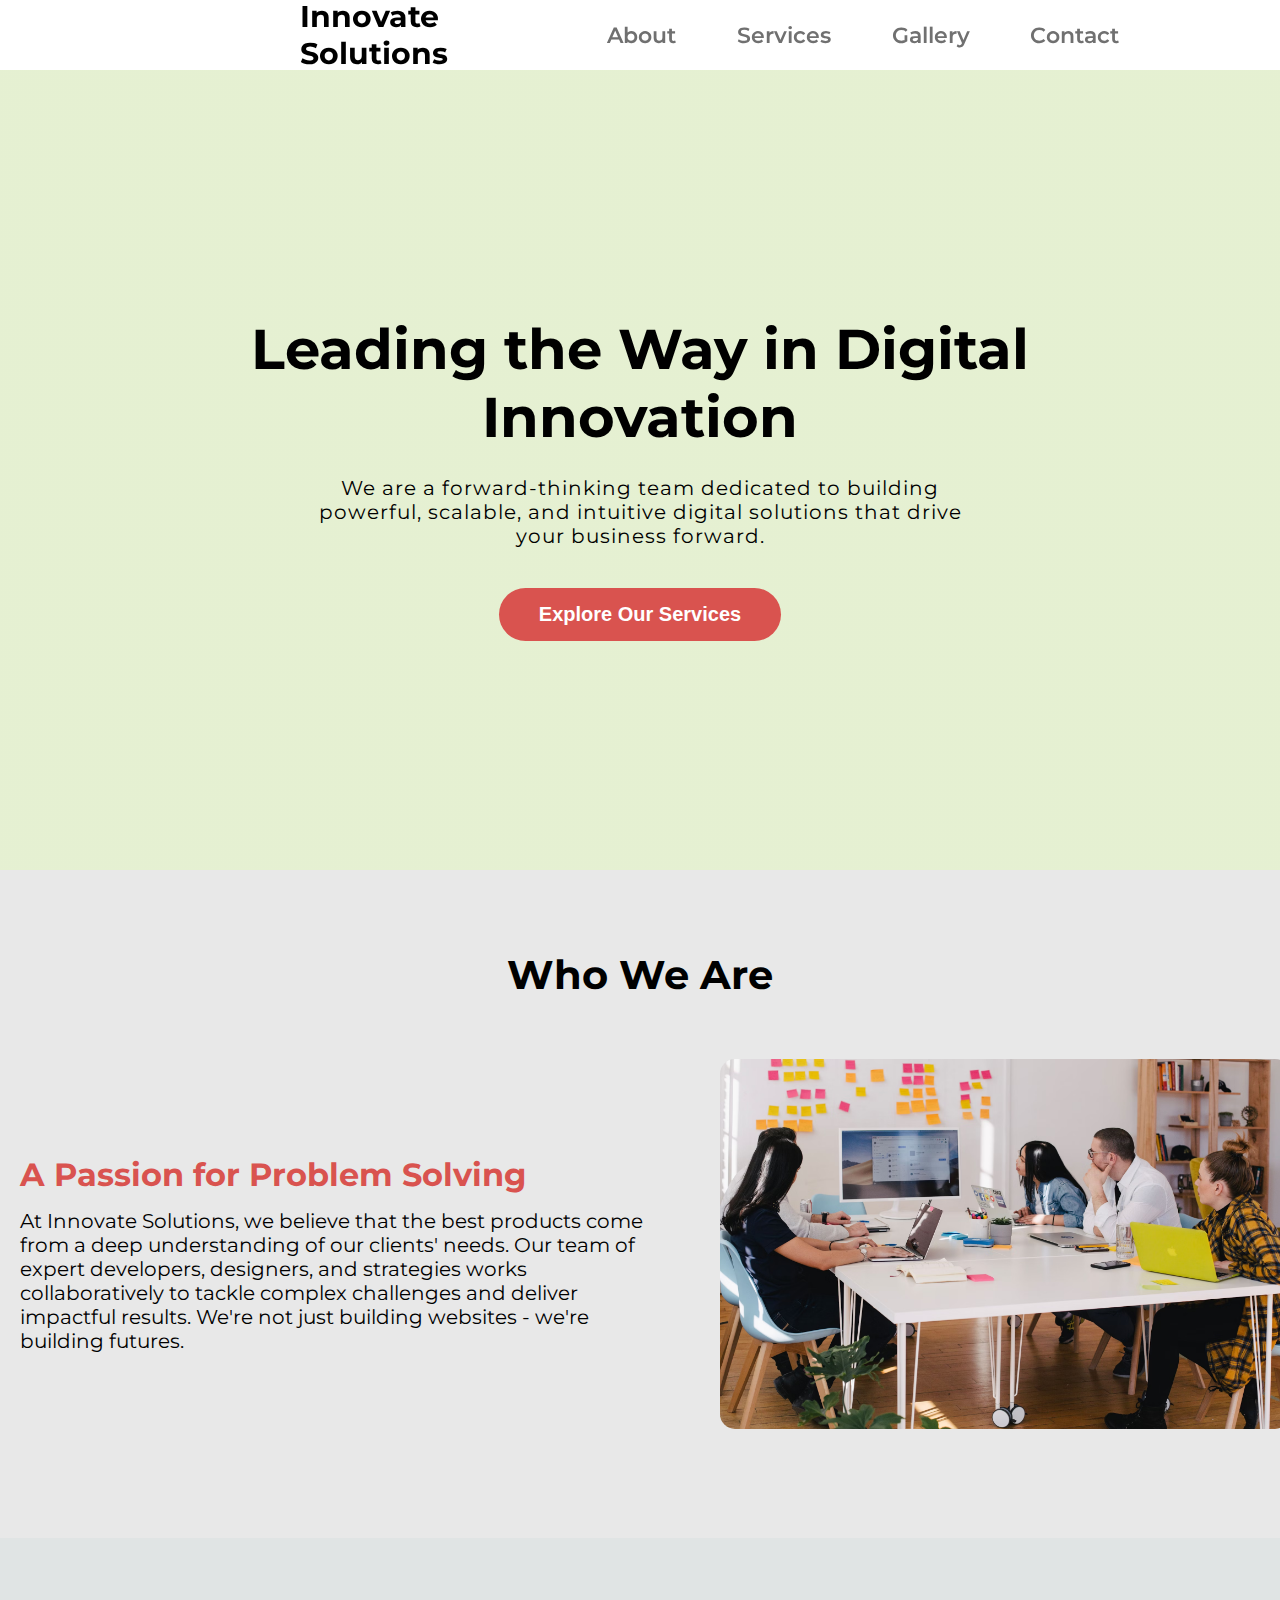
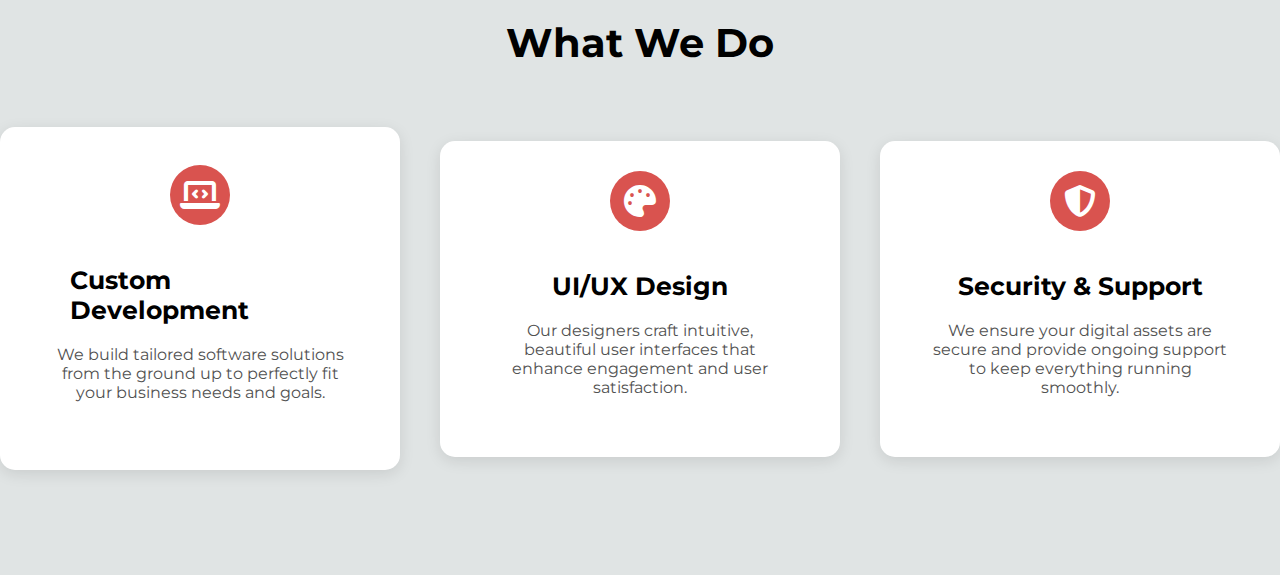
<file: innovate_solutions.html>
<!DOCTYPE html>
<html lang="en">

<head>
    <meta charset="UTF-8">
    <meta name="viewport" content="width=device-width, initial-scale=1.0">
    <title>Document</title>
    <link rel="stylesheet" href="innovate_solutions.css">
    <link href="https://fonts.googleapis.com/css2?family=Montserrat:wght@400;600;700&display=swap" rel="stylesheet">
    <link rel="stylesheet" href="https://cdnjs.cloudflare.com/ajax/libs/font-awesome/6.4.0/css/all.min.css">
</head>

<body>

    <div class="outer_navbar">
        <div class="outer_logo">
            <p>Innovate Solutions</p>
        </div>
        <div class="outer_nav_links">
            <a href="#">About</a>
            <a href="#">Services</a>
            <a href="#">Gallery</a>
            <a href="#">Contact</a>
        </div>
    </div>


    <div class="main_content_div">
        <h1>Leading the Way in Digital Innovation</h1>
        <p>We are a forward-thinking team dedicated to building powerful, scalable, and intuitive digital solutions that
            drive your business forward.
        </p>
        <button>Explore Our Services</button>
    </div>


    <div class="wwa_section">
        <h1>Who We Are</h1>
        <div class="wwa_details">
            <div class="wwa_details_text">
                <h3>A Passion for Problem Solving</h3>
                <p>At Innovate Solutions, we believe that the best products come from a deep understanding of our
                    clients' needs. Our team of expert developers, designers, and strategies works collaboratively to
                    tackle complex challenges and deliver impactful results. We're not just building websites - we're
                    building futures.</p>
            </div>
            <div class="wwa_details_image"><img src="who_we_are_image.avif" alt="image"></div>
        </div>
    </div>

    <div class="wwd_section">
        <h1>What We Do</h1>
        <div class="wwd_cards">
            <div class="wwd_card card1">
                <div class="card_icon"><i class="fas fa-laptop-code"></i></div>
                <div class="card_hrading">
                    <p>Custom Development</p>
                </div>
                <div class="card_desc">
                    <p>We build tailored software solutions from the ground up to perfectly fit your business needs and
                        goals.</p>
                </div>
            </div>
            <div class="wwd_card card2">
                <div class="card_icon"><i class="fas fa-palette"></i></div>
                <div class="card_hrading">
                    <p>UI/UX Design</p>
                </div>
                <div class="card_desc">
                    <p>Our designers craft intuitive, beautiful user interfaces that enhance engagement and user
                        satisfaction.</p>
                </div>
            </div>
            <div class="wwd_card card3">
                <div class="card_icon"><i class="fas fa-shield-alt"></i></div>
                <div class="card_hrading">
                    <p>Security & Support</p>
                </div>
                <div class="card_desc">
                    <p>We ensure your digital assets are secure and provide ongoing support to keep everything running
                        smoothly.</p>
                </div>
            </div>
        </div>
    </div>
</body>

</html>
</file>
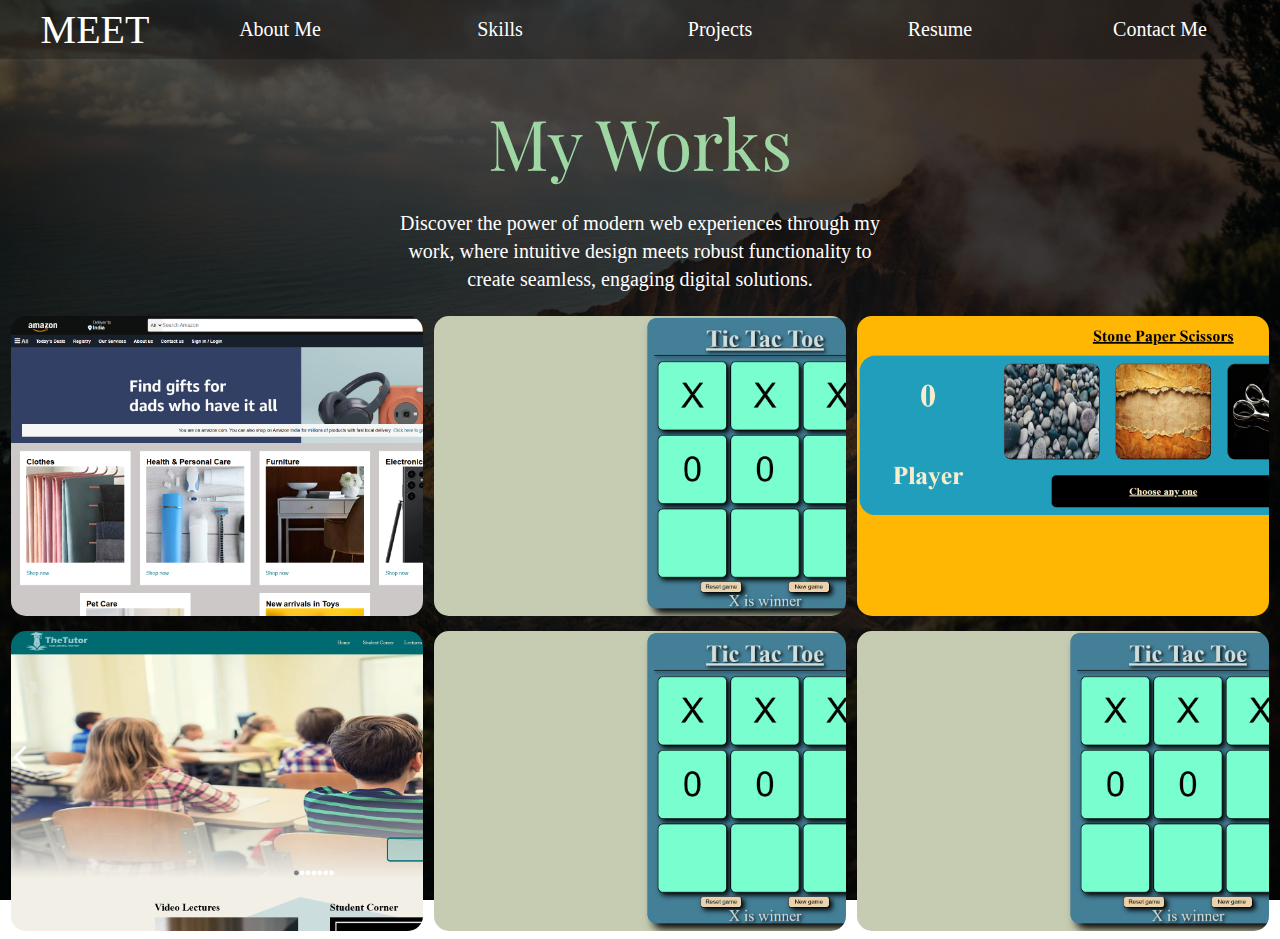
<file: projects.html>
<!DOCTYPE html>
<html lang="en">

<head>
    <meta charset="UTF-8">
    <meta name="viewport" content="width=device-width, initial-scale=1.0">
    <title>Document</title>
    <link rel="stylesheet" href="projects.css">
    <link href="https://fonts.googleapis.com/css2?family=Playfair+Display&display=swap" rel="stylesheet">
</head>

<body class="background_image">
    <div class="cover_div">
        <div class="outer_navbar_div">
            <div>
                <div class="nav_logo_elements"><a href="">MEET</a></div>
            </div>
            <div class="nav_list_outer_elements">
                <div class="nav_list_elements"><a class="for_active_option" href="index.html">About Me</a></div>
                <div class="nav_list_elements nav_skills_element"><a class="for_active_option"
                        href="skills.html">Skills</a></div>
                <div class="nav_list_elements"><a class="for_active_option" href="projects.html">Projects</a></div>
                <div class="nav_list_elements"><a class="for_active_option" href="resume.html">Resume</a></div>
                <div class="nav_list_elements"><a class="for_active_option" href="contact_me.html">Contact Me</a></div>
            </div>
        </div>

        <div class="projects_outer_1">
            <div class="projects_heading_div">
                <div class="projects_heading">
                    <p>My Works</p>
                </div>
                <div class="projects_heading_text">
                    <p>Discover the power of modern web experiences through my work, where intuitive design meets robust
                        functionality to create seamless, engaging digital solutions.</p>
                </div>
            </div>
        </div>
        <div class="projects_outer_2">
            <div class="projects_outer_cards project_1"></div>
            <div class="projects_outer_cards project_2"></div>
            <div class="projects_outer_cards project_3"></div>
            <div class="projects_outer_cards project_4"></div>
            <div class="projects_outer_cards project_5"></div>
            <div class="projects_outer_cards project_6"></div>
        </div>
    </div>

</body>

</html>
</file>
<file: style.css>
*{
    margin: 0;
    padding: 0;
}

body {
  font-family: Arial, sans-serif;
}

.background_image{
    background-image: url(pexels-rpnickson-2559941.jpg);
    background-size: cover;
    background-repeat: no-repeat;
}

.cover_div{
    height: 100vh;
    background-color: rgba(0, 0, 0, 0.686);    
}

.outer_navbar_div{
    height: 6.5vh;
    display: flex;
    justify-content: space-between;
    align-items: center;
}

.outer_navbar_div:hover{
    background-color: rgba(0, 0, 0, 0.235);
    transition: 0.6s;
}

.nav_logo_elements{
    width: 150px;
    height: 40px;
    margin-left: 20px;
    display: flex;
    justify-content: center;
    align-items: center;
}

.nav_logo_elements a{
    text-decoration: none;
    font-size: 40px;
    color: white;
}

.nav_list_outer_elements{
    width: 1100px;
    height: 40px;
    margin-right: 20px;
    display: flex;
    justify-content: center;
    align-items: center;
}

.nav_list_outer_elements a{
    text-decoration: none;
    font-size: 20px;
    color: white;
}

.nav_list_outer_elements a:hover{
    text-decoration: underline;
    color: #9fd7a4;
    transition: 0.5s;
}

.nav_list_elements{
    width: 230px;
    display: flex;
    justify-content: center;
    align-items: center;
}





/* navbar ended */

/* about me content started */



.about_me_outer_content_1{
    height: 500px;
    display: flex;
    justify-content: space-evenly;
    align-items: center;
}

.about_me_photo_outer{
    width: 300px;
    height: 300px;
    margin-left: 200px;
}

.about_me_photo{
    width: 300px;
    height: 300px;
    border: 8px solid white;
    border-radius: 100%;
    background-image: url(meet_profile_photo.jpg);
    background-size: cover;
    background-repeat: no-repeat;
}

.about_me_text_outer{
    width: 1000px;
    height: 400px;
    margin-right: 70px;
    display: flex;
    justify-content: center;
    align-items: center;
    flex-direction: column;
}

.about_me_text_inner{
    width: 600px;
}

.about_me_tagline{
    margin-top: 90px;
}

.about_me_tagline p{
    font-size: 60px;
    color: white;
    font-weight: 700;
    font-family: 'Open Sans';
}

.about_me_description_1{
    text-align: end;
    padding-top: 15px;
}

.about_me_description_1 p{
    font-size: 40px;
    color: white;
    font-weight: 500;
    font-family: 'Inter';
}

.about_me_resume_button {
  margin-top: 90px;
  display: inline-block;
  background-color: transparent; /* Your original color */
  border: 2px solid white;
  color: #fff;
  padding: 12px 24px;
  font-size: 16px;
  font-weight: 500;
  font-family: 'Inter', sans-serif;
  text-decoration: none;
  border-radius: 6px;
  cursor: pointer;
  transition: all 0.3s ease;
  box-shadow: 0 4px 10px rgba(0, 0, 0, 0.2);
}

.about_me_resume_button:hover {
  background-color: rgba(255, 255, 255, 0.509);
  transform: translateY(-3px);
  box-shadow: 0 0 10px rgba(243, 157, 39, 0.6), 0 8px 16px rgba(0, 0, 0, 0.3);
}





.about_me_outer_content_2{
    height: 350px;
}

.about_me_description_2{
    display: flex;
    justify-content: center;
    align-items: center;
    flex-direction: column;
}

.about_me_description_2 p{
    font-size: 32px;
    color: white;
    font-weight: 500;
    font-family: 'sans-serif';
}

.about_me_description_2_paragraph_1{
    width: 80vw;
    height: 150px;
    display: flex;
    justify-content: center;
    align-items: center;
}

.about_me_description_2_paragraph_2{
    width: 80vw;
    height: 150px;
    display: flex;
    justify-content: center;
    align-items: center;
}

@keyframes fadeInUp {
  0% {
    opacity: 0;
    transform: translateY(20px);
  }
  100% {
    opacity: 1;
    transform: translateY(0);
  }
}

.about_me_description_1 p,.about_me_tagline p,.about_me_description_2 p{
  animation: fadeInUp 1.5s ease-out;
}








































.skill_outer_content_1{
    display: flex;
    flex-direction: column;
    justify-content: space-evenly;
    align-items: center;
}

.skill_photo_outer{
    width: 200px;
    height: 200px;
}

.skill_photo{
    width: 200px;
    height: 200px;
    border: 6px solid white;
    border-radius: 100%;
    background-image: url(meet_profile_photo.jpg);
    background-size: cover;
    background-repeat: no-repeat;
}

.skill_text_outer{
    width: 1200px;
    display: flex;
    justify-content: center;
    align-items: center;
    flex-direction: column;
    margin-top: 30px;
}

.skill_tagline{
    margin-top: 90px;
}

.skill_tagline p{
    font-size: 60px;
    color: white;
    font-weight: 700;
    font-family: 'Open Sans';
}

.skill_description_1{
    text-align: end;
    padding-top: 15px;
}

.skill_description_1 p{
    font-size: 40px;
    color: white;
    font-weight: 500;
    font-family: 'Inter';
}

.skill_resume_button {
  margin-top: 90px;
  display: inline-block;
  background-color: transparent; /* Your original color */
  border: 2px solid white;
  color: #fff;
  padding: 12px 24px;
  font-size: 16px;
  font-weight: 500;
  font-family: 'Inter', sans-serif;
  text-decoration: none;
  border-radius: 6px;
  cursor: pointer;
  transition: all 0.3s ease;
  box-shadow: 0 4px 10px rgba(0, 0, 0, 0.2);
}

.skill_resume_button:hover {
  background-color: rgba(255, 255, 255, 0.509);
  transform: translateY(-3px);
  box-shadow: 0 0 10px rgba(243, 157, 39, 0.6), 0 8px 16px rgba(0, 0, 0, 0.3);
}

.skill_outer_content_2{
    height: 350px;
}

.skill_description_2{
    display: flex;
    justify-content: center;
    align-items: center;
    flex-direction: column;
}

.skill_description_2 p{
    font-size: 32px;
    color: white;
    font-weight: 500;
    font-family: 'sans-serif';
}

.skill_description_2_paragraph_1{
    width: 80vw;
    height: 150px;
    display: flex;
    justify-content: center;
    align-items: center;
}

.skill_description_2_paragraph_2{
    width: 80vw;
    height: 150px;
    display: flex;
    justify-content: center;
    align-items: center;
}

@keyframes fadeInUp {
  0% {
    opacity: 0;
    transform: translateY(20px);
  }
  100% {
    opacity: 1;
    transform: translateY(0);
  }
}

.skill_description_1 p,.skill_tagline p,.skill_description_2 p{
  animation: fadeInUp 1.5s ease-out;
}

.tree {
  display: flex;
  flex-direction: column;
  align-items: center;
  position: relative;
}

.root {
  background-color: #e8f5e9;
  border: 2px solid #4CAF50;
  padding: 10px 20px;
  border-radius: 6px;
  font-weight: bold;
  z-index: 2;
}

/* This holds both the vertical and horizontal lines with no spacing */
.line-connector {
  display: flex;
  flex-direction: column;
  align-items: center;
  height: 60px;
  margin: 0;
  padding: 0;
}

.vertical-line {
  width: 2px;
  height: 60px;
  background-color: #9fd7a4;
  padding: 0;
  margin: 0;
}

.horizontal-line {
  width: 924px;
  border-bottom: 4px solid #9fd7a4;
  background-color: #9fd7a4;
  padding: 0;
  margin: 0;
}

.branches {
  display: flex;
  justify-content: space-between;
  width: 100%;
  max-width: 1150px;
  margin-top: 0;
}

.branch {
  display: flex;
  flex-direction: column;
  align-items: center;
  width: 20%;
}

.branch .vertical-line {
  width: 4px;
  height: 40px;
  background-color: #9fd7a4;
}

.node {
  margin-top: 10px;
  background-color: #e8f5e9;
  border: 2px solid #4CAF50;
  padding: 8px 20px;
  border-radius: 6px;
  font-weight: bold;
  white-space: nowrap;
  /* Reset box-shadow to none by default */
  box-shadow: none;
  transition: transform 0.3s ease, filter 0.3s ease;
  filter: brightness(1);
}

.node:hover{
  transition: transform 0.3s ease, filter 0.3s ease;
  background-color: #9fd7a4;
}

.sub-branches {
  display: flex;
  flex-wrap: wrap;
  gap: 10px;
  justify-content: center;
  margin-top: 12px;
  padding: 0 10px;
}

.sub-node {
  background-color: #e8f5e9;
  border: 2px solid #4CAF50;
  padding: 6px 12px;
  border-radius: 6px;
  font-size: 14px;
  white-space: nowrap;
  font-weight: normal;
  /* Reset box-shadow to none by default */
  box-shadow: none;
  transition: transform 0.3s ease, filter 0.3s ease;
  filter: brightness(1);
}

/* Default: horizontal pills (already defined earlier) */
.sub-branches {
  display: flex;
  flex-wrap: wrap;
  gap: 10px;
  justify-content: center;
  margin-top: 12px;
  padding: 0 10px;
}

/* Override for vertical stacking */
.sub-branches.vertical-branch {
  flex-direction: column;
  align-items: center;
  flex-wrap: nowrap;
}

/* Default styles for vertical line */
.vertical-line {
  width: 4px;
  height: 60px; /* Default height */
  background-color: #9fd7a4;
}

/* Extend vertical line height for selected branches */
.branch.vertical-line-extended .vertical-line {
  height: 300px; /* Adjust as needed for longer line */
}

/* Pulse glow animation */
@keyframes pulseGlow {
  0% {
    box-shadow: 0 0 0 0 rgba(255,255,255,0);
  }
  50% {
    box-shadow: 0 0 3px 1.5px rgba(255,255,255, 0.15);
  }
  100% {
    box-shadow: 0 0 0 0 rgba(255,255,255,0);
  }
}

.node:hover, .sub-node:hover {
  animation: pulseGlow 1s ease forwards;
  transform: translateY(-2px) scale(1.015);
  filter: brightness(1.05);
  cursor: pointer;
}


.show_about_me_1{
    display: flex;
    transition: 2s;
}

.show_about_me_2{
    display: unset;
    transition: 2s;
}

.show_skill{
    display: none;
    transition: 2s;
}






























.projects_outer_1{
  height: 250px;
  display: flex;
  align-items: center;
  justify-content: space-evenly;
}

.projects_heading_div{
  width: 700px;
  height: 250px;
  display: flex;
  flex-direction: column;
  align-items: center;
}

.projects_heading{
  height: 130px;
  display: flex;
  justify-content: center;
  align-items: end;
}

.projects_heading p{
  color: #9fd7a4;
  font-size: 70px;
  font-family: 'Playfair Display', serif;
}

.projects_heading_text{
  width: 550px;
  height: 120px;
  display: flex;
  justify-content: center;
  align-items: start;
}

.projects_heading_text p{
  text-align: center;
  width: 550px;
  margin: 0 auto;
  margin-top: 20px;
  font-size: 20px;
  line-height: 1.4;
  color: white;
  font-weight: 500;
}

.projects_outer_2{
  height: 630px;
  display: flex;
  justify-content: space-evenly;
  align-items: center;
  flex-wrap: wrap;
}

.projects_outer_cards{
  width: 32.2vw;
  height: 300px;
  gap: 20px;
  border-radius: 15px;
}

.project_1{
  background-color: transparent;
  perspective: 6642px;
}

.flip_card_inner{
  position: relative;
  width: 100%;
  height: 100%;
  transition: transform 0.6s;
  transform-style: preserve-3d;
  box-shadow: 0 4px 8px 0 rgba(0,0,0,0.2);
}

.project_1:hover .flip_card_inner {
  transform: rotateY(180deg);
}

.flip_card_front, .flip_card_back {
  position: absolute;
  top: 0;
  width: 100%;
  height: 100%;
  -webkit-backface-visibility: hidden;
  backface-visibility: hidden;
}

.flip_card_front {
  background-color: rgba(131, 131, 131, 0.274);
  border-radius: 15px;
  color: black;
  display: flex;
  align-items: center;
  justify-content: center;
  flex-direction: column;
}

.project_heading{
  font-size: 50px;
  text-align: center;
  color: white;
}

hr{
  width: 300px;
}

.project_description{
  font-size: 25px;
  text-align: center;
  color: white;
  margin-top: 30px;
}

.flip_card_back {
  color: rgb(255, 255, 255);
  transform: rotateY(180deg);
}

.flip_card_back img{
  width:620px;
  height:300px;
  border-radius: 15px;
}

.flip_card_back_cover{
  position: absolute;
  top: 0;
  width: 620px;
  height: 300px;
  border-radius: 15px;
  display: flex;
  justify-content: space-between;
  flex-direction: column;
}

.back_heading_background{
  height: 150px;
  background-image: linear-gradient(rgb(0, 0, 0),rgba(0, 0, 0, 0));
  border-radius: 15px;
}

.flip_card_back_heading{
  padding: 10px 15px;
  font-size: 40px;
  font-family: 'Georgia';
  color: rgb(255, 255, 255);
}

.back_buttons_background{
  height: 150px;
  background-image: linear-gradient(rgba(0, 0, 0, 0),rgb(0, 0, 0));
  display: flex;
  justify-content: end;
  align-items: end;
}

.back_button{
  border: none;
  font-weight: 600;
  font-size: 17px;
  font-family: 'Georgia';
  border-radius: 100px;
  background-color: rgba(255, 255, 255, 0.5);
  display: flex;
  justify-content: center;
  align-items: center;
  padding: 0px 10px;
  margin-right: 25px;
  margin-bottom: 15px;
  cursor: pointer;
}

.back_button:hover{
  text-decoration: underline;
  background-color: rgba(232, 232, 232, 0.955);
  transition: 0.3s;
}

.explore_arrow{
  width: 35px;
  height: 35px;
}

.explore_arrow img{
  width: 35px;
  height: 35px;
}










.show_about_me_1{
    display: flex;
    transition: 2s;
}

.show_about_me_2{
    display: unset;
    transition: 2s;
}

.show_skill{
    display: none;
    transition: 2s;
}

.show_projects_1{
  display: none;
  transition: 2s;
}

.show_projects_2{
  display: none;
  transition: 2s;
}
</file>
<file: calculator.css>
body {
    font-family: 'Inter', sans-serif;
    background-color: #f3f4f6;
    display: flex;
    justify-content: center;
    align-items: center;
    min-height: 100vh;
    padding: 1rem;
}

.calculator {
    background-color: #ffffff;
    border-radius: 2rem;
    box-shadow: 0 10px 25px rgba(0, 0, 0, 0.1);
    padding: 2rem;
    width: 100%;
    max-width: 24rem;
}

#display {
    background-color: #e5e7eb;
    color: #1f2937;
    font-size: 2.5rem;
    height: 5rem;
    border-radius: 1.5rem;
    padding: 1rem;
    text-align: right;
    margin-bottom: 1.5rem;
    overflow: hidden;
    white-space: nowrap;
    text-overflow: ellipsis;
}

.grid {
    display: grid;
    grid-template-columns: repeat(4, 1fr);
    gap: 1rem;
}

.calc-button {
    background-color: #f9fafb;
    color: #1f2937;
    font-size: 1.5rem;
    font-weight: 500;
    padding: 1.5rem 0;
    border-radius: 1.5rem;
    cursor: pointer;
    transition: transform 0.1s, box-shadow 0.1s;
    display: flex;
    justify-content: center;
    align-items: center;
    border: none;
    outline: none;
}

.calc-button:hover {
    background-color: #f1f5f9;
}

.calc-button:active {
    transform: scale(0.95);
}

.op-button {
    background-color: #6366f1;
    color: #ffffff;
}

.op-button:hover {
    background-color: #4f46e5;
}

.equal-button {
    background-color: #10b981;
    color: #ffffff;
    grid-column: span 2;
}

.equal-button:hover {
    background-color: #059669;
}
</file>
<file: innovate_solutions.css>
*{
    margin: 0;
    padding: 0;
}

body{
    font-family: 'Montserrat', sans-serif;
}

.outer_navbar{
    position: fixed;
    top: 0px;
    left: 0px;
    right: 0px;
    height: 70px;
    background-color: rgb(255, 255, 255);
    display: flex;
    justify-content: space-between;
    align-items: center;
}

.outer_logo{
    height: 50px;
    width: 350px;
    margin-left: 300px;
    display: flex;
    justify-content: center;
    align-items: center;
}

.outer_logo p{
    font-size: 30px;
    color: black;
    font-weight: 700;
    transition: 0.5s;
}

.outer_logo p:hover{
    color: #D9534F;
    transition: 0.5s;
}

.outer_nav_links{
    height: 50px;
    width: 900px;
    margin-right: 100px;
    display: flex;
    justify-content: space-evenly;
    align-items: center;
}

.outer_nav_links a{
    font-size: 22px;
    font-weight: 600;
    color: rgb(112, 112, 112);
    text-decoration: none;
    transition: 0.3s;
}

.outer_nav_links a:hover{
    color: black;
    transition: 0.3s;
}


.main_content_div{
    margin-top: 70px;
    height: 800px;
    background-color: yellowgreen;
    background-image: linear-gradient(rgba(248, 249, 250, 0.8), rgba(248, 249, 250, 0.8)), url('https://images.unsplash.com/photo-1542435503-956c469947f6?q=80&w=1974&auto=format&fit=crop');
    background-position: center;
    background-size: cover;
    background-repeat: no-repeat;
    display: flex;
    justify-content: center;
    align-items: center;
    flex-direction: column;
}

.main_content_div h1{
    width: 800px;
    font-size: 56px;
    font-weight: 700;
    padding: 15px;
    text-align: center;
}

.main_content_div p{
    width: 650px;
    font-size: 20px;
    padding: 10px 0px 40px 0px;
    letter-spacing: 1px;
    text-align: center;
}
.main_content_div button{
    font-size: 20px;
    padding: 15px 40px;
    font-weight: 700;
    text-align: center;
    border: none;
    border-radius: 100px;
    color: white;
    background-color: #D9534F;
    transition: 0.5s;
}

.main_content_div button:hover{
    transform: scale(1.05);
}








.wwa_section{
    padding: 80px 0px;
    display: flex;
    justify-content: center;
    align-items: center;
    flex-direction: column;
    background-color: #e8e8e8;
}

.wwa_section h1{
    font-size: 40px;
}

.wwa_details{
    padding: 60px 0px 25px 0px;
    display: flex;
    justify-content: center;
    align-items: center;
}

.wwa_details_text{
    padding-left: 100px;
}

.wwa_details_text h3{
    width: 630px;
    padding: 15px 0px;
    font-size: 32px;
    color: #D9534F;
}

.wwa_details_text p{
    width: 630px;
    font-size: 17px;
    font-size: 20px;
    color: black;
}

.wwa_details_image{
    padding: 0px 70px;
}

.wwa_details_image img{
    width: 570px;
    height: 370px;
    border-radius: 15px;
    transition: 0.3s;
}

.wwa_details_image img:hover{
    transform: scale(1.03);
}









.wwd_section{
    padding: 80px 0px;
    display: flex;
    justify-content: center;
    align-items: center;
    flex-direction: column;
    background-color: #e0e4e4;
}

.wwd_section h1{
    font-size: 40px;
}

.wwd_cards{
    width: 100%;
    padding: 60px 0px 25px 0px;
    display: flex;
    justify-content: center;
    align-items: center;
}

.wwd_card{
    padding: 10px 50px 60px 50px;
    margin: 0px 20px;
    border-radius: 15px;
    box-shadow: 0 4px 15px rgba(0, 0, 0, 0.1);
    transition: 0.4s;
    display: flex;
    justify-content: center;
    align-items: center;
    flex-direction: column;
    background-color: white;
}

.wwd_card:hover{
    transform: translateY(-5px);
    box-shadow: 0 8px 20px rgba(217, 83, 79, 0.4);
}

.card1{
    padding: 18px 50px 68px 50px;
}

.card_icon{
    width: 60px;
    height: 60px;
    border-radius: 100%;
    font-size: 32px;
    margin: 20px;
    display: flex;
    justify-content: center;
    align-items: center;
    color: white;
    background-color: #D9534F;
}

.card_hrading p{
    padding: 20px;
    font-size: 25px;
    font-weight: 700;
}

.card_desc{
    width: 300px;
    font-size: 16px;
    text-align: center;
    color: rgb(81, 81, 81);
}
</file>
<file: projects.css>
*{
    margin: 0;
    padding: 0;
}

.background_image{
    background-image: url(pexels-rpnickson-2559941.jpg);
    background-size: cover;
    background-repeat: no-repeat;
}

.cover_div{
    height: 100vh;
    background-color: rgba(0, 0, 0, 0.686);    
}

.outer_navbar_div{
    height: 6.5vh;
    display: flex;
    justify-content: space-between;
    align-items: center;
}

.outer_navbar_div:hover{
    background-color: rgba(0, 0, 0, 0.235);
    transition: 0.6s;
}

.nav_logo_elements{
    width: 150px;
    height: 40px;
    margin-left: 20px;
    display: flex;
    justify-content: center;
    align-items: center;
}

.nav_logo_elements a{
    text-decoration: none;
    font-size: 40px;
    color: white;
}

.nav_list_outer_elements{
    width: 1100px;
    height: 40px;
    margin-right: 20px;
    display: flex;
    justify-content: center;
    align-items: center;
}

.nav_list_outer_elements a{
    text-decoration: none;
    font-size: 20px;
    color: white;
}

.nav_list_outer_elements a:hover{
    text-decoration: underline;
    color: #9fd7a4;
    transition: 0.5s;
}

.nav_list_elements{
    width: 230px;
    display: flex;
    justify-content: center;
    align-items: center;
}





/* navbar ended */

/* about me content started */

.projects_outer_1{
  height: 250px;
  display: flex;
  align-items: center;
  justify-content: space-evenly;
}

.projects_heading_div{
  width: 700px;
  height: 250px;
  display: flex;
  flex-direction: column;
  align-items: center;
}

.projects_heading{
  height: 130px;
  display: flex;
  justify-content: center;
  align-items: end;
}

.projects_heading p{
  color: #9fd7a4;
  font-size: 70px;
  font-family: 'Playfair Display', serif;
}

.projects_heading_text{
  width: 500px;
  height: 120px;
  display: flex;
  justify-content: center;
  align-items: start;
}

.projects_heading_text p{
  text-align: center;
  width: 500px;
  margin: 0 auto;
  margin-top: 20px;
  font-size: 20px;
  line-height: 1.4;
  color: white;
  font-weight: 500;
}




.projects_outer_2{
  height: 630px;
  display: flex;
  justify-content: space-evenly;
  align-items: center;
  flex-wrap: wrap;
}

.projects_outer_cards{
  width: 32.2vw;
  height: 300px;
  gap: 20px;
  background-color: yellow;
  border-radius: 15px;
}

.project_1{
  background-size: cover;
  background-repeat: no-repeat;
  background-image: url(amazon_project.png);
}

.project_2{
  background-size: cover;
  background-repeat: no-repeat;
  background-image: url(tic_tac_toe_project.png);
}

.project_3{
  background-size: cover;
  background-repeat: no-repeat;
  background-image: url(stone_paper_scissors_project.png);
}

.project_4{
  background-size: cover;
  background-repeat: no-repeat;
  background-image: url(thetutor_project.png);
}

.project_5{
  background-size: cover;
  background-repeat: no-repeat;
  background-image: url(tic_tac_toe_project.png);
}

.project_6{
  background-size: cover;
  background-repeat: no-repeat;
  background-image: url(tic_tac_toe_project.png);
}
</file>
